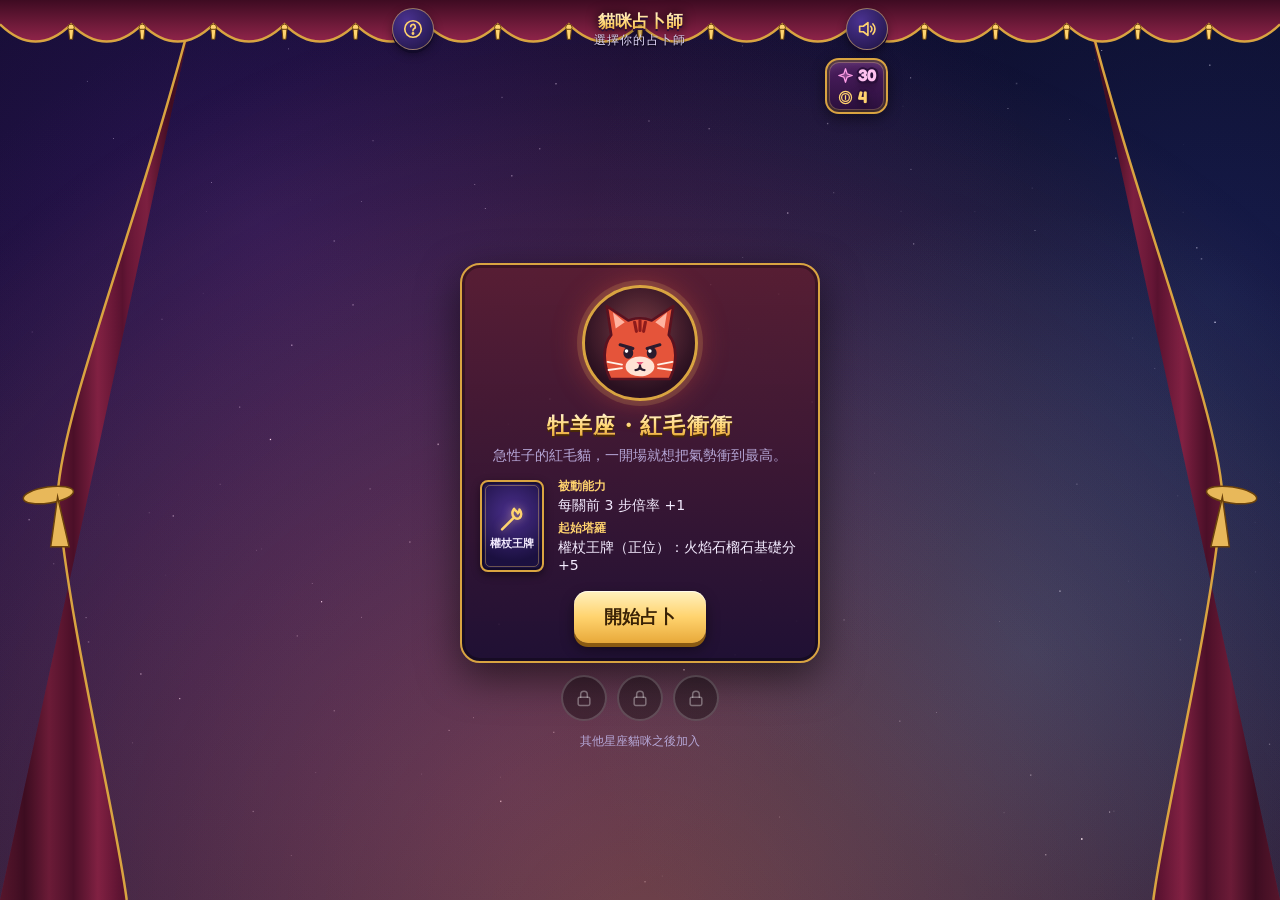
<file: index.html>
<!doctype html>
<html lang="zh-Hant">
  <head>
    <meta charset="utf-8" />
    <meta name="viewport" content="width=device-width, initial-scale=1, viewport-fit=cover, user-scalable=no" />
    <meta name="theme-color" content="#0b0820" />
    <meta name="apple-mobile-web-app-capable" content="yes" />
    <meta name="mobile-web-app-capable" content="yes" />
    <meta name="apple-mobile-web-app-status-bar-style" content="black-translucent" />
    <title>貓咪占卜師</title>
    <link id="favicon" rel="icon" />
    <link rel="preconnect" href="https://fonts.googleapis.com" />
    <link rel="preconnect" href="https://fonts.gstatic.com" crossorigin />
    <link rel="stylesheet" href="https://fonts.googleapis.com/css2?family=Fredoka:wght@500;600;700&display=swap" />
    <link rel="stylesheet" href="style.css" />
  </head>
  <body>
    <canvas id="stage" aria-hidden="true"></canvas>

    <main class="app">
      <header class="topbar">
        <button id="btn-help" type="button" class="icon-btn" aria-label="規則說明"></button>
        <div class="level">
          <div id="level-label" class="level-name"></div>
          <div id="level-sub" class="level-sub"></div>
        </div>
        <button id="btn-mute" type="button" class="icon-btn"></button>
      </header>

      <section class="hud" aria-label="狀態">
        <button id="customer-chip" type="button" class="customer-chip" aria-label="客人"><canvas id="customer-canvas"></canvas></button>
        <div id="score-card" class="panel score">
          <div class="score-line"><span id="stat-score">0</span><span class="of">/ <span id="stat-target">0</span></span></div>
          <div class="bar-wrap">
            <div class="bar"><div id="score-bar" class="bar-fill"></div></div>
            <span class="bar-star" data-s="1"></span><span class="bar-star" data-s="2"></span><span class="bar-star" data-s="3"></span>
          </div>
        </div>
        <div id="steps-card" class="steps-badge" aria-label="剩餘步數">
          <span id="stat-steps">0</span>
          <small>步</small>
        </div>
        <div id="gold-card" class="panel res-panel" aria-label="星光與金幣">
          <div id="light-row" class="res-row light" title="星光：沒達標會扣，歸零就結束"><span id="light-icon" class="res-icon"></span><span id="stat-light">0</span></div>
          <div class="res-row gold"><span id="gold-icon" class="res-icon"></span><span id="stat-gold">0</span></div>
        </div>
        <div id="customer-bubble" class="customer-bubble" hidden><strong id="customer-name"></strong><span id="customer-line"></span></div>
      </section>

      <!-- 開場：選角 -->
      <section id="intro" class="screen intro" hidden aria-label="選擇角色">
        <div class="hero-card">
          <div id="intro-portrait" class="portrait-frame"></div>
          <h2 id="intro-name" class="title-text"></h2>
          <p id="intro-text" class="intro-text"></p>
          <div class="intro-row">
            <div id="intro-card" class="intro-start-card"></div>
            <dl class="intro-info">
              <dt>被動能力</dt>
              <dd id="intro-passive"></dd>
              <dt>起始塔羅</dt>
              <dd id="intro-card-desc"></dd>
            </dl>
          </div>
          <button id="btn-start" type="button" class="btn btn-gold btn-big">開始占卜</button>
        </div>
        <div class="locked-row" aria-label="尚未解鎖的角色">
          <span class="locked"></span><span class="locked"></span><span class="locked"></span>
        </div>
        <p class="muted-note">其他星座貓咪之後加入</p>
      </section>

      <!-- 關卡 -->
      <section id="play" class="screen play" hidden>
        <div class="info-row">
          <button id="commission" type="button" class="commission" hidden></button>
          <p id="step-info" class="step-info"></p>
          <div id="preview" class="preview" hidden></div>
        </div>

        <div class="board-area">
          <div class="board-wrap">
            <div id="board" class="board" role="application" aria-label="三消盤面"></div>
            <div id="overtime" class="overtime" hidden>
              <div class="overtime-card">
                <h3>步數用完了</h3>
                <p id="overtime-text"></p>
                <div class="overtime-actions">
                  <button id="btn-overtime" type="button" class="btn btn-gold"></button>
                  <button id="btn-overtime-end" type="button" class="btn btn-dark">結束這關</button>
                </div>
              </div>
            </div>
            <div id="result" class="result" hidden>
              <div class="result-card">
                <div class="ribbon"><h2 id="result-title"></h2></div>
                <div id="result-stars" class="result-stars"></div>
                <dl class="result-stats">
                  <div><dt>得分</dt><dd id="result-score"></dd></div>
                  <div><dt>目標</dt><dd id="result-target"></dd></div>
                  <div><dt>剩餘步數</dt><dd id="result-steps"></dd></div>
                  <div><dt>最高連鎖</dt><dd id="result-chain"></dd></div>
                </dl>
                <ul id="result-reward" class="reward"></ul>
                <p id="result-note" class="result-note"></p>
                <div id="run-summary" class="run-summary" hidden>
                  <p id="sum-result" class="sum-result"></p>
                  <dl class="result-stats three">
                    <div><dt>總分</dt><dd id="sum-total"></dd></div>
                    <div><dt>最佳一步</dt><dd id="sum-step"></dd></div>
                    <div><dt>最高連鎖</dt><dd id="sum-chain"></dd></div>
                  </dl>
                  <div id="sum-cards" class="mini-hand"></div>
                  <div class="sum-actions">
                    <button id="btn-share" type="button" class="btn btn-dark btn-small"></button>
                    <a id="btn-feedback" class="btn btn-dark btn-small" target="_blank" rel="noopener"></a>
                  </div>
                </div>
                <button id="btn-result-main" type="button" class="btn btn-gold btn-big"></button>
              </div>
            </div>
          </div>
        </div>

        <div class="hand-area">
          <p id="card-detail" class="card-detail" hidden></p>
          <div id="hand" class="hand" aria-label="手牌"></div>
        </div>

        <nav class="skills" aria-label="技能">
          <button id="btn-magic" type="button" class="skill" hidden></button>
          <button id="btn-tower" type="button" class="skill" hidden></button>
          <button id="btn-requeue" type="button" class="skill" hidden></button>
          <button id="btn-finish" type="button" class="skill skill-finish" hidden></button>
          <button id="btn-shuffle" type="button" class="skill skill-main"></button>
          <button id="btn-restart" type="button" class="skill skill-small" aria-label="重新開始"></button>
        </nav>
      </section>

      <!-- 占卜室（商店） -->
      <section id="shop" class="screen shop" hidden aria-label="占卜室">
        <div class="shop-head">
          <span id="shop-icon" class="shop-icon"></span>
          <h2 id="shop-title" class="title-text">占卜室</h2>
        </div>
        <p id="shop-sub" class="shop-sub"></p>
        <div id="offers" class="offers"></div>
        <div class="shop-actions">
          <button id="btn-reroll" type="button" class="btn btn-dark"></button>
          <button id="btn-leave" type="button" class="btn btn-gold"></button>
        </div>
        <div class="shop-hand-box">
          <div class="shop-hand-title">手牌（點牌上的 × 可以棄牌）</div>
          <div id="shop-hand" class="hand"></div>
          <p id="shop-perks" class="shop-perks"></p>
        </div>
        <p id="shop-hint" class="shop-hint"></p>
      </section>

      <!-- 星盤：選下一顆星 -->
      <section id="mapscreen" class="screen mapscreen" hidden aria-label="星盤">
        <div class="map-title">
          <div id="map-progress" class="map-progress"></div>
        </div>
        <div id="map-area" class="map-area">
          <canvas id="map-lines" class="map-lines" aria-hidden="true"></canvas>
          <div id="starmap" class="starmap"></div>
        </div>
        <section id="map-panel" class="map-panel" aria-live="polite"></section>
      </section>

      <!-- 星光冥想：休息，選一個強化 -->
      <section id="rest" class="screen choice-screen" hidden aria-label="星光冥想">
        <div class="choice-head">
          <span id="rest-icon" class="choice-icon"></span>
          <h2 class="title-text">星光冥想</h2>
        </div>
        <p class="choice-sub">靜下心來，從下面選一個強化。</p>
        <div id="rest-options" class="choice-options"></div>
        <div id="rest-pick" class="choice-pick" hidden></div>
        <p id="rest-result" class="choice-result" hidden></p>
        <button id="btn-rest-leave" type="button" class="btn btn-dark"></button>
      </section>

      <!-- 命運之泉：占卜事件 -->
      <section id="event" class="screen choice-screen" hidden aria-label="命運之泉">
        <div class="choice-head">
          <span id="event-icon" class="choice-icon"></span>
          <h2 id="event-title" class="title-text"></h2>
        </div>
        <p id="event-text" class="choice-sub"></p>
        <div id="event-options" class="choice-options"></div>
        <div id="event-pick" class="choice-pick" hidden></div>
        <p id="event-result" class="choice-result" hidden></p>
        <button id="btn-event-leave" type="button" class="btn btn-gold" hidden>回到星盤</button>
      </section>
    </main>

    <!-- 規則說明 -->
    <div id="help" class="modal" hidden role="dialog" aria-modal="true" aria-labelledby="help-title">
      <div class="modal-card help-card">
        <button id="btn-help-close" type="button" class="icon-btn modal-close" aria-label="關閉"></button>
        <div class="modal-body">
        <h2 id="help-title" class="title-text">占卜規則</h2>
        <ul class="rules">
          <li>滑動水晶，或先點一顆再點旁邊那顆來交換。三顆同色連成一線就會消除。</li>
          <li>得分 =（水晶分數 + 形狀加值）× 連鎖倍率。4 連、5 連、L 形、T 形有加值，連鎖越多層倍率越高。</li>
          <li>一局走一張星盤：每步選一顆相鄰的星，最上面最亮的是 Boss。路上有客人、占卜室、命運之泉、星光冥想等。</li>
          <li>每關依分數給星：目標的 60% 一顆星、達到目標兩顆星（過關）、1.5 倍三顆星（完美，回 1 點星光）。</li>
          <li>沒達標不會直接結束，而是扣「星光」，差越多扣越多；星光歸零整局才結束。步數用完時可以花 2 點星光「加時占卜」多走一步。</li>
          <li>每位客人還會帶一個「委託」（收集某色水晶、做出特殊水晶、打出連鎖、單一步拿高分等），進度顯示在盤面上方。完成就多拿 4 金幣、回 2 點星光，就算分數沒達標也算數。</li>
          <li>達標後可以繼續衝三星，也可以按「收工」把剩下的步數換成金幣。</li>
          <li>塔羅牌最多 5 張，點一下可以看效果。逆位比較強，但有代價。</li>
          <li>4 連、L 形、T 形、5 連會生出特殊水晶，再消掉它就會引爆，詳見下方圖鑑。</li>
        </ul>
        <button id="btn-tutorial" type="button" class="btn btn-dark btn-tutorial">重看新手引導</button>
        <div id="codex" class="codex"></div>
        <p id="help-perks" class="help-perks"></p>
        <p class="meta"><span id="version"></span> · 種子 <span id="seed"></span> · <a href="demo/board.html">Canvas 試作頁</a> · <a href="demo/customers.html">客人試作頁</a> · <a href="demo/map.html">星盤試作頁</a></p>
        </div>
      </div>
    </div>

    <!-- 音量：點右上角喇叭打開 -->
    <div id="volume" class="popover" hidden role="dialog" aria-label="音量設定">
      <div class="popover-card">
        <div class="popover-title">音量</div>
        <label class="vol-row">
          <span id="vol-ic-music" class="vol-ic"></span>
          <span class="vol-name">音樂</span>
          <input id="vol-music" type="range" min="0" max="100" step="5" />
          <span id="vol-music-val" class="vol-val"></span>
        </label>
        <label class="vol-row">
          <span id="vol-ic-sfx" class="vol-ic"></span>
          <span class="vol-name">音效</span>
          <input id="vol-sfx" type="range" min="0" max="100" step="5" />
          <span id="vol-sfx-val" class="vol-val"></span>
        </label>
        <button id="btn-mute-all" type="button" class="btn btn-dark btn-small"></button>
      </div>
    </div>

    <!-- 新方塊介紹：第一次出現時跳出 -->
    <!-- 新手引導：聚光燈 + 說明卡 -->
    <div id="coach" class="coach" hidden>
      <div class="coach-spot"></div>
      <div class="coach-card" role="dialog" aria-live="polite">
        <p class="coach-text"></p>
        <p class="coach-next">點一下繼續</p>
      </div>
    </div>

    <div id="newkind" class="modal" hidden role="dialog" aria-modal="true" aria-labelledby="newkind-name">
      <div class="modal-card newkind-card">
        <div class="newkind-tag">新方塊</div>
        <img id="newkind-img" class="newkind-img" alt="" />
        <h2 id="newkind-name" class="title-text"></h2>
        <p id="newkind-how" class="newkind-how"></p>
        <p id="newkind-desc" class="newkind-desc"></p>
        <div id="newkind-recipe" class="recipe"></div>
        <button id="btn-newkind" type="button" class="btn btn-gold btn-big">知道了</button>
      </div>
    </div>

    <script type="module" src="src/main.js"></script>
  </body>
</html>
</file>
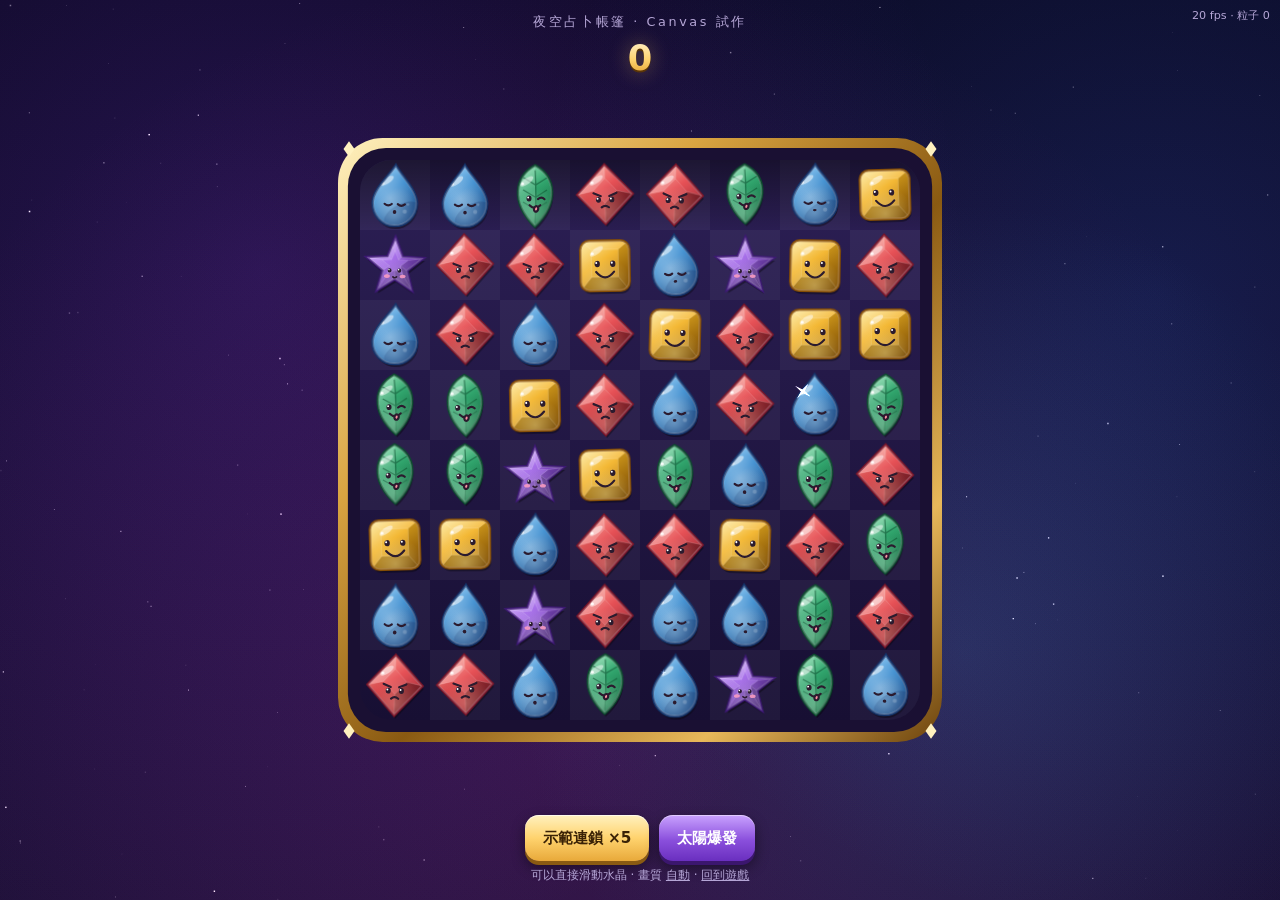
<file: demo/board.html>
<!doctype html>
<html lang="zh-Hant">
  <head>
    <meta charset="utf-8" />
    <meta name="viewport" content="width=device-width, initial-scale=1, viewport-fit=cover, user-scalable=no" />
    <meta name="theme-color" content="#0b0820" />
    <title>Canvas 試作 · 貓咪占卜師</title>
    <style>
      :root {
        --gold: #ffd36e;
        --gold-dark: #8a5a12;
        --text: #f4ecff;
        --muted: #b5a6d6;
      }
      * {
        box-sizing: border-box;
      }
      html,
      body {
        margin: 0;
        height: 100%;
        overflow: hidden;
        background: #0b0820;
        color: var(--text);
        font-family: system-ui, -apple-system, 'Segoe UI', 'Noto Sans TC', 'PingFang TC', 'Microsoft JhengHei', sans-serif;
        touch-action: none;
        user-select: none;
        -webkit-user-select: none;
        -webkit-tap-highlight-color: transparent;
        overscroll-behavior: none;
      }
      canvas {
        position: fixed;
        inset: 0;
        width: 100%;
        height: 100%;
        display: block;
      }
      .top,
      .bottom {
        position: fixed;
        left: 0;
        right: 0;
        display: flex;
        flex-direction: column;
        align-items: center;
        gap: 6px;
        padding: 0 16px;
        pointer-events: none;
      }
      .top {
        top: max(14px, env(safe-area-inset-top));
      }
      .bottom {
        bottom: max(16px, env(safe-area-inset-bottom));
      }
      .title {
        font-size: 0.8rem;
        letter-spacing: 0.2em;
        color: var(--muted);
      }
      .score {
        font-size: 2.2rem;
        font-weight: 900;
        font-variant-numeric: tabular-nums;
        background: linear-gradient(180deg, #fff6d8, var(--gold) 55%, #e09a2a);
        -webkit-background-clip: text;
        background-clip: text;
        color: transparent;
        filter: drop-shadow(0 2px 0 #5a3508) drop-shadow(0 0 10px rgba(255, 200, 90, 0.35));
      }
      .score.bump {
        animation: bump 240ms ease-out;
      }
      @keyframes bump {
        40% {
          transform: scale(1.18);
        }
      }
      .row {
        display: flex;
        flex-wrap: wrap;
        justify-content: center;
        gap: 10px;
        pointer-events: auto;
      }
      button,
      a.btn {
        font: inherit;
        font-weight: 800;
        font-size: 0.95rem;
        color: #3a2206;
        background: linear-gradient(180deg, #fff1bf, var(--gold) 50%, #e8a93a);
        border: 0;
        border-radius: 14px;
        padding: 11px 18px;
        min-height: 46px;
        box-shadow: 0 4px 0 var(--gold-dark), 0 6px 14px rgba(0, 0, 0, 0.45), inset 0 1px 0 rgba(255, 255, 255, 0.7);
        cursor: pointer;
        text-decoration: none;
        display: inline-flex;
        align-items: center;
        transition: transform 80ms ease, box-shadow 80ms ease;
      }
      button:active,
      a.btn:active {
        transform: translateY(3px);
        box-shadow: 0 1px 0 var(--gold-dark), 0 3px 8px rgba(0, 0, 0, 0.45), inset 0 1px 0 rgba(255, 255, 255, 0.7);
      }
      button.violet {
        color: #fff;
        background: linear-gradient(180deg, #c9a2ff, #8a4fdc 55%, #6a2fbf);
        box-shadow: 0 4px 0 #3b166e, 0 6px 14px rgba(0, 0, 0, 0.45), inset 0 1px 0 rgba(255, 255, 255, 0.45);
      }
      button.violet:active {
        box-shadow: 0 1px 0 #3b166e, 0 3px 8px rgba(0, 0, 0, 0.45);
      }
      button:disabled {
        filter: grayscale(0.7) brightness(0.7);
      }
      .small {
        font-size: 0.75rem;
        color: var(--muted);
        pointer-events: auto;
      }
      .small a {
        color: var(--muted);
      }
      #fps {
        position: fixed;
        top: max(8px, env(safe-area-inset-top));
        right: 10px;
        font-size: 0.7rem;
        color: var(--muted);
        font-variant-numeric: tabular-nums;
      }
    </style>
  </head>
  <body>
    <canvas id="stage"></canvas>
    <div class="top">
      <div class="title">夜空占卜帳篷 · Canvas 試作</div>
      <div id="score" class="score">0</div>
    </div>
    <div id="fps"></div>
    <div class="bottom">
      <div class="row">
        <button id="btn-chain" type="button">示範連鎖 ×5</button>
        <button id="btn-sun" type="button" class="violet">太陽爆發</button>
      </div>
      <div class="small">可以直接滑動水晶 · 畫質 <a href="#" id="btn-quality">自動</a> · <a href="../">回到遊戲</a></div>
    </div>
    <script type="module" src="board.js"></script>
  </body>
</html>
</file>
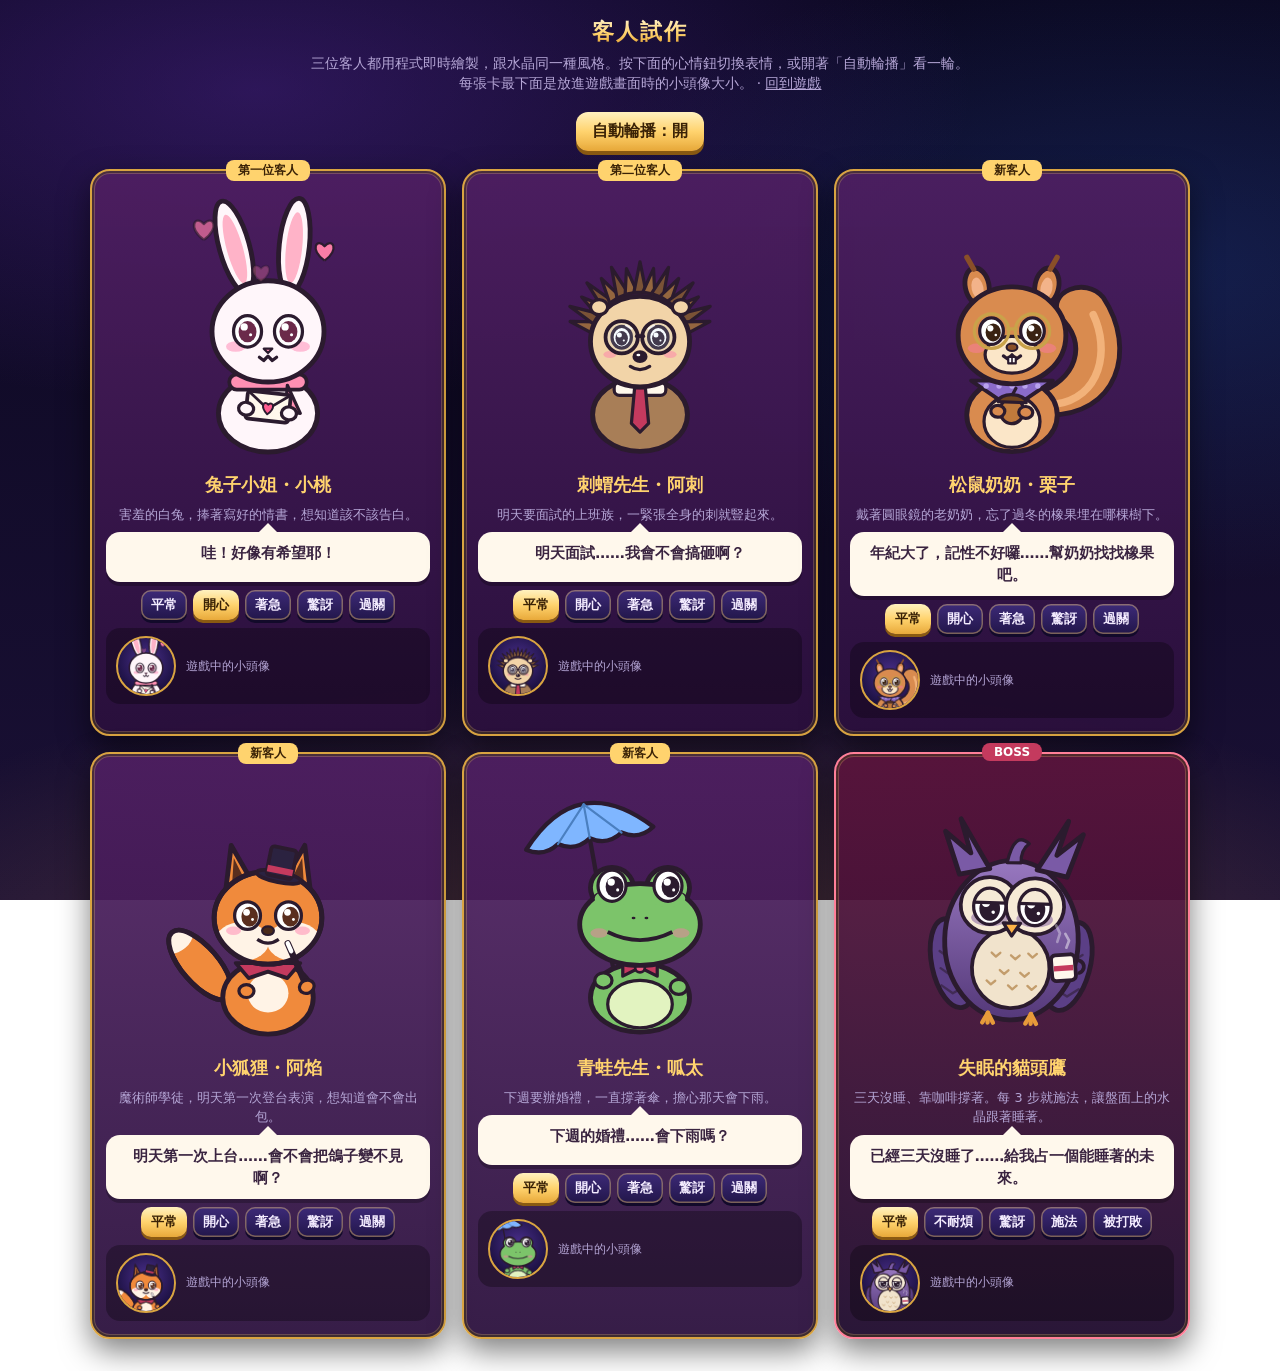
<file: demo/customers.html>
<!doctype html>
<html lang="zh-Hant">
  <head>
    <meta charset="utf-8" />
    <meta name="viewport" content="width=device-width, initial-scale=1, viewport-fit=cover" />
    <meta name="theme-color" content="#0b0820" />
    <title>客人試作 · 貓咪占卜師</title>
    <link rel="preconnect" href="https://fonts.googleapis.com" />
    <link rel="preconnect" href="https://fonts.gstatic.com" crossorigin />
    <link rel="stylesheet" href="https://fonts.googleapis.com/css2?family=Fredoka:wght@500;700&display=swap" />
    <style>
      :root {
        --gold: #ffd36e;
        --gold-mid: #d9a441;
        --gold-dark: #8a5a12;
        --text: #f4ecff;
        --muted: #b5a6d6;
      }
      * {
        box-sizing: border-box;
      }
      body {
        margin: 0;
        min-height: 100vh;
        color: var(--text);
        font-family: system-ui, -apple-system, 'Segoe UI', 'Noto Sans TC', 'PingFang TC', 'Microsoft JhengHei', sans-serif;
        background:
          radial-gradient(120% 60% at 50% 110%, rgba(255, 170, 80, 0.25), transparent 60%),
          radial-gradient(80% 50% at 20% 10%, rgba(106, 47, 191, 0.35), transparent 70%),
          radial-gradient(70% 50% at 90% 30%, rgba(31, 79, 168, 0.3), transparent 70%),
          linear-gradient(180deg, #0b0820, #1a1035);
        background-attachment: fixed;
        padding: max(16px, env(safe-area-inset-top)) 16px 32px;
      }
      header {
        text-align: center;
        margin-bottom: 18px;
      }
      h1 {
        margin: 0;
        font-size: 1.4rem;
        letter-spacing: 0.08em;
        background: linear-gradient(180deg, #fff6d8, var(--gold) 55%, #e09a2a);
        -webkit-background-clip: text;
        background-clip: text;
        color: transparent;
      }
      header p {
        margin: 6px 0 0;
        font-size: 0.85rem;
        color: var(--muted);
        line-height: 1.5;
      }
      header a {
        color: var(--muted);
      }
      .grid {
        display: grid;
        grid-template-columns: repeat(auto-fit, minmax(300px, 1fr));
        gap: 16px;
        max-width: 1100px;
        margin: 0 auto;
      }
      .card {
        position: relative;
        padding: 14px 14px 16px;
        border-radius: 20px;
        border: 2px solid var(--gold-mid);
        background: linear-gradient(180deg, rgba(79, 31, 98, 0.92), rgba(42, 15, 60, 0.94));
        box-shadow: inset 0 0 0 2px rgba(0, 0, 0, 0.4), inset 0 0 0 3px rgba(255, 211, 110, 0.25), 0 12px 30px rgba(0, 0, 0, 0.5);
        display: flex;
        flex-direction: column;
        align-items: center;
        gap: 8px;
      }
      .card.boss {
        border-color: #ff7f98;
        background: linear-gradient(180deg, rgba(90, 20, 60, 0.94), rgba(30, 10, 45, 0.95));
      }
      .tag {
        position: absolute;
        top: -11px;
        left: 50%;
        transform: translateX(-50%);
        padding: 2px 12px;
        border-radius: 8px;
        font-size: 0.75rem;
        font-weight: 800;
        white-space: nowrap;
        color: #3a2206;
        background: var(--gold);
      }
      .card.boss .tag {
        color: #fff;
        background: #c43a5e;
      }
      .stage {
        position: relative;
        width: 100%;
        max-width: 280px;
        aspect-ratio: 1;
      }
      .stage canvas {
        width: 100%;
        height: 100%;
        display: block;
      }
      .bubble {
        position: relative;
        width: 100%;
        min-height: 3.4em;
        padding: 10px 14px;
        border-radius: 14px;
        background: #fff8ec;
        color: #3a2440;
        font-size: 0.92rem;
        font-weight: 600;
        line-height: 1.5;
        text-align: center;
        box-shadow: 0 4px 0 rgba(0, 0, 0, 0.25);
      }
      .bubble::before {
        content: '';
        position: absolute;
        top: -9px;
        left: 50%;
        transform: translateX(-50%);
        border: 10px solid transparent;
        border-top: 0;
        border-bottom-color: #fff8ec;
      }
      .bubble.pop {
        animation: pop 260ms cubic-bezier(0.2, 1.5, 0.4, 1);
      }
      @keyframes pop {
        from {
          transform: scale(0.85);
        }
      }
      .name {
        font-weight: 900;
        font-size: 1.1rem;
        color: var(--gold);
      }
      .desc {
        margin: 0;
        font-size: 0.8rem;
        color: var(--muted);
        text-align: center;
        line-height: 1.5;
      }
      .moods {
        display: flex;
        flex-wrap: wrap;
        justify-content: center;
        gap: 6px;
      }
      .moods button {
        font: inherit;
        font-size: 0.82rem;
        font-weight: 700;
        padding: 6px 10px;
        border-radius: 10px;
        border: 0;
        cursor: pointer;
        color: var(--text);
        background: linear-gradient(180deg, #3d2a78, #22164a);
        box-shadow: 0 3px 0 #120a2a, inset 0 0 0 1.5px rgba(255, 211, 110, 0.4);
      }
      .moods button.on {
        color: #3a2206;
        background: linear-gradient(180deg, #fff1bf, var(--gold) 50%, #e8a93a);
        box-shadow: 0 3px 0 var(--gold-dark);
      }
      .mini {
        display: flex;
        align-items: center;
        gap: 10px;
        width: 100%;
        padding: 8px 10px;
        border-radius: 14px;
        background: rgba(0, 0, 0, 0.3);
        font-size: 0.75rem;
        color: var(--muted);
      }
      .mini canvas {
        width: 60px;
        height: 60px;
        flex: none;
        border-radius: 50%;
        border: 2.5px solid var(--gold-mid);
        background: radial-gradient(circle at 50% 40%, #4a2f8c, #1b1040 75%);
      }
      .toolbar {
        display: flex;
        justify-content: center;
        gap: 10px;
        margin-bottom: 18px;
      }
      .toolbar button {
        font: inherit;
        font-weight: 800;
        padding: 9px 16px;
        border-radius: 12px;
        border: 0;
        cursor: pointer;
        color: #3a2206;
        background: linear-gradient(180deg, #fff1bf, var(--gold) 50%, #e8a93a);
        box-shadow: 0 4px 0 var(--gold-dark);
      }
    </style>
  </head>
  <body>
    <header>
      <h1>客人試作</h1>
      <p>三位客人都用程式即時繪製，跟水晶同一種風格。按下面的心情鈕切換表情，或開著「自動輪播」看一輪。<br />每張卡最下面是放進遊戲畫面時的小頭像大小。 · <a href="../">回到遊戲</a></p>
    </header>
    <div class="toolbar"><button id="btn-auto" type="button">自動輪播：開</button></div>
    <main id="grid" class="grid"></main>
    <script type="module" src="customers.js"></script>
  </body>
</html>
</file>
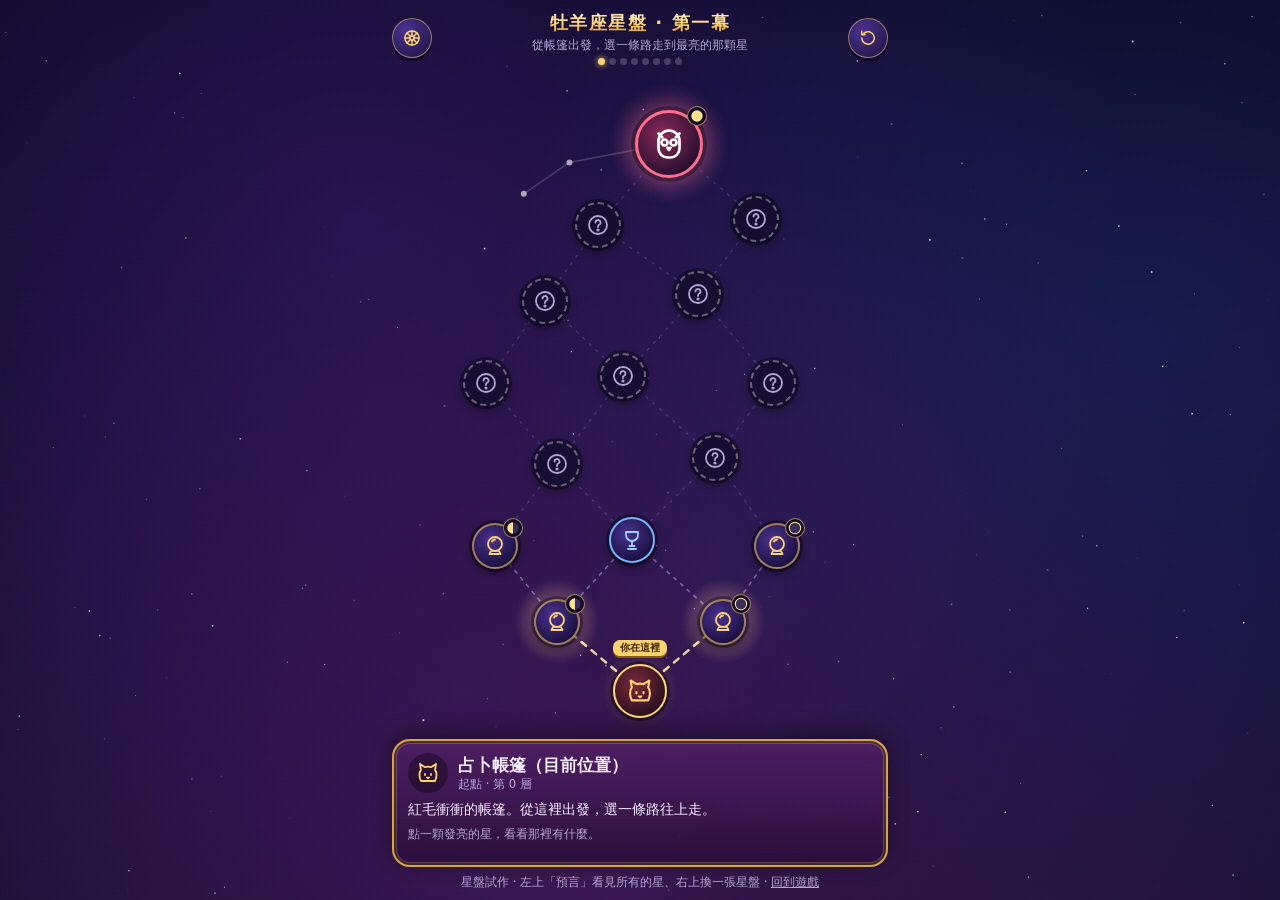
<file: demo/map.html>
<!doctype html>
<html lang="zh-Hant">
  <head>
    <meta charset="utf-8" />
    <meta name="viewport" content="width=device-width, initial-scale=1, viewport-fit=cover, user-scalable=no" />
    <meta name="theme-color" content="#0b0820" />
    <title>星盤試作 · 貓咪占卜師</title>
    <link rel="preconnect" href="https://fonts.googleapis.com" />
    <link rel="preconnect" href="https://fonts.gstatic.com" crossorigin />
    <link rel="stylesheet" href="https://fonts.googleapis.com/css2?family=Fredoka:wght@500;700&display=swap" />
    <style>
      :root {
        --gold: #ffd36e;
        --gold-mid: #d9a441;
        --gold-dark: #8a5a12;
        --gold-deep: #3a2206;
        --rose: #ff6e8c;
        --text: #f4ecff;
        --muted: #b5a6d6;
      }
      * {
        box-sizing: border-box;
      }
      [hidden] {
        display: none !important;
      }
      html,
      body {
        margin: 0;
        height: 100%;
        overflow: hidden;
        background: #0b0820;
        color: var(--text);
        font-family: system-ui, -apple-system, 'Segoe UI', 'Noto Sans TC', 'PingFang TC', 'Microsoft JhengHei', sans-serif;
        user-select: none;
        -webkit-user-select: none;
        -webkit-tap-highlight-color: transparent;
        overscroll-behavior: none;
      }
      #sky {
        position: fixed;
        inset: 0;
        width: 100%;
        height: 100%;
      }
      .app {
        position: relative;
        height: 100dvh;
        max-width: 520px;
        margin: 0 auto;
        padding: max(10px, env(safe-area-inset-top)) 12px max(10px, env(safe-area-inset-bottom));
        display: flex;
        flex-direction: column;
        gap: 8px;
      }
      .ic {
        width: 1.4em;
        height: 1.4em;
        display: block;
      }
      header {
        display: flex;
        align-items: center;
        gap: 10px;
      }
      .title {
        flex: 1;
        text-align: center;
      }
      .title h1 {
        margin: 0;
        font-size: 1.15rem;
        font-weight: 900;
        letter-spacing: 0.08em;
        background: linear-gradient(180deg, #fff6d8, var(--gold) 55%, #e09a2a);
        -webkit-background-clip: text;
        background-clip: text;
        color: transparent;
      }
      .title p {
        margin: 2px 0 0;
        font-size: 0.75rem;
        color: var(--muted);
      }
      .icon-btn {
        width: 40px;
        height: 40px;
        flex: none;
        display: grid;
        place-items: center;
        padding: 0;
        border: 1.5px solid rgba(255, 211, 110, 0.5);
        border-radius: 50%;
        background: radial-gradient(circle at 35% 30%, #4a3290, #1d1240);
        color: var(--gold);
        cursor: pointer;
        box-shadow: 0 3px 0 #120a2a;
      }
      .icon-btn .ic {
        width: 20px;
        height: 20px;
      }
      .icon-btn.on {
        background: radial-gradient(circle at 35% 30%, #fff1bf, var(--gold) 60%, #e8a93a);
        color: var(--gold-deep);
      }
      .map-area {
        flex: 1;
        min-height: 0;
        padding: 30px 0 6px; /* Boss 星比較大，上方留空間給它的光暈與徽章 */
        display: flex;
        align-items: center;
        justify-content: center;
      }
      .map {
        position: relative;
      }
      /* 星星節點 */
      .node {
        position: absolute;
        width: 46px;
        height: 46px;
        margin: -23px 0 0 -23px;
        padding: 0;
        display: grid;
        place-items: center;
        border-radius: 50%;
        border: 2px solid rgba(255, 211, 110, 0.55);
        background: radial-gradient(circle at 40% 35%, #4a3290, #1b1040 75%);
        color: var(--gold);
        cursor: pointer;
        box-shadow: 0 0 0 3px rgba(0, 0, 0, 0.35), 0 4px 10px rgba(0, 0, 0, 0.45);
        transition: transform 160ms ease, opacity 200ms ease, filter 200ms ease;
      }
      .node .ic {
        width: 24px;
        height: 24px;
      }
      .node.elite {
        border-color: var(--rose);
        color: #ffb3c2;
        background: radial-gradient(circle at 40% 35%, #6a2350, #1d0f30 75%);
      }
      .node.shop {
        color: #8ff0d8;
        border-color: #4fd1b5;
      }
      .node.fountain {
        color: #9fd0ff;
        border-color: #6fb6ff;
      }
      .node.rest {
        color: #e2c6ff;
        border-color: #b48cff;
      }
      .node.meteor {
        color: #fff2a8;
        border-color: #ffe28a;
      }
      .node.boss {
        width: 68px;
        height: 68px;
        margin: -34px 0 0 -34px;
        border: 3px solid var(--rose);
        color: #fff;
        background: radial-gradient(circle at 40% 35%, #8a2a5a, #2a0f30 75%);
        box-shadow: 0 0 0 4px rgba(0, 0, 0, 0.35), 0 0 26px rgba(255, 110, 140, 0.6);
      }
      .node.boss .ic {
        width: 36px;
        height: 36px;
      }
      .node.start {
        width: 54px;
        height: 54px;
        margin: -27px 0 0 -27px;
        border-color: var(--gold);
        background: radial-gradient(circle at 40% 35%, #7a2a3a, #2a1020 75%);
      }
      .node.start .ic {
        width: 28px;
        height: 28px;
      }
      .node.hidden {
        color: var(--muted);
        border: 2px dashed rgba(255, 255, 255, 0.35);
        background: rgba(20, 12, 45, 0.85);
      }
      .node.far {
        opacity: 0.38;
        filter: grayscale(0.6);
      }
      .node.visited {
        border-color: var(--gold);
        background: radial-gradient(circle at 40% 35%, #fff1bf, var(--gold) 55%, #c9871f);
        color: var(--gold-deep);
      }
      .node.choice {
        animation: pulse 1.1s ease-in-out infinite;
      }
      .node.selected {
        transform: scale(1.18);
        outline: 3px solid #fff;
        outline-offset: 3px;
      }
      @keyframes pulse {
        50% {
          box-shadow: 0 0 0 3px rgba(0, 0, 0, 0.35), 0 0 0 8px rgba(255, 211, 110, 0.35), 0 0 22px rgba(255, 211, 110, 0.75);
        }
      }
      /* 月相小徽章 */
      .moon {
        position: absolute;
        right: -7px;
        top: -7px;
        width: 20px;
        height: 20px;
        border-radius: 50%;
        background: #120a2a;
        border: 1.5px solid rgba(255, 211, 110, 0.6);
        display: grid;
        place-items: center;
      }
      .moon svg {
        width: 14px;
        height: 14px;
        display: block;
      }
      .here {
        position: absolute;
        left: 50%;
        top: -26px;
        transform: translateX(-50%);
        padding: 1px 7px;
        border-radius: 7px;
        font-size: 0.65rem;
        font-weight: 800;
        white-space: nowrap;
        color: var(--gold-deep);
        background: var(--gold);
        box-shadow: 0 2px 0 var(--gold-dark);
      }
      /* 下方資訊面板 */
      .panel {
        flex: none;
        min-height: 128px;
        padding: 12px 14px;
        border-radius: 18px;
        border: 2px solid var(--gold-mid);
        background: linear-gradient(180deg, rgba(79, 31, 98, 0.95), rgba(42, 15, 60, 0.96));
        box-shadow: inset 0 0 0 2px rgba(0, 0, 0, 0.4), inset 0 0 0 3px rgba(255, 211, 110, 0.25), 0 -6px 20px rgba(0, 0, 0, 0.4);
        display: flex;
        flex-direction: column;
        gap: 6px;
      }
      .panel-head {
        display: flex;
        align-items: center;
        gap: 10px;
      }
      .panel-ic {
        width: 40px;
        height: 40px;
        flex: none;
        display: grid;
        place-items: center;
        border-radius: 50%;
        background: rgba(0, 0, 0, 0.35);
        color: var(--gold);
      }
      .panel-ic .ic {
        width: 24px;
        height: 24px;
      }
      .panel h2 {
        margin: 0;
        font-size: 1.05rem;
        font-weight: 900;
      }
      .panel .kind {
        font-size: 0.72rem;
        color: var(--muted);
      }
      .panel p {
        margin: 0;
        font-size: 0.86rem;
        line-height: 1.5;
      }
      .panel .moon-line {
        display: flex;
        align-items: flex-start;
        gap: 6px;
        padding: 6px 8px;
        border-radius: 10px;
        background: rgba(0, 0, 0, 0.3);
        font-size: 0.8rem;
        color: #e6dcff;
      }
      .panel .moon-line svg {
        width: 18px;
        height: 18px;
        flex: none;
        margin-top: 1px;
      }
      .go {
        align-self: flex-end;
        font: inherit;
        font-weight: 800;
        font-size: 0.95rem;
        padding: 9px 18px;
        border: 0;
        border-radius: 12px;
        cursor: pointer;
        color: var(--gold-deep);
        background: linear-gradient(180deg, #fff1bf, var(--gold) 50%, #e8a93a);
        box-shadow: 0 4px 0 var(--gold-dark);
      }
      .go:disabled {
        filter: grayscale(0.8) brightness(0.65);
      }
      .go:active:not(:disabled) {
        transform: translateY(3px);
        box-shadow: 0 1px 0 var(--gold-dark);
      }
      .progress {
        display: flex;
        justify-content: center;
        gap: 4px;
        margin-top: 4px;
      }
      .progress span {
        width: 7px;
        height: 7px;
        border-radius: 50%;
        background: rgba(255, 255, 255, 0.2);
      }
      .progress span.done {
        background: var(--gold);
        box-shadow: 0 0 6px var(--gold);
      }
      .finish {
        position: fixed;
        inset: 0;
        z-index: 10;
        display: flex;
        padding: 16px;
        background: rgba(5, 3, 15, 0.55);
      }
      .finish-card {
        margin: auto;
        max-width: 320px;
        padding: 20px 18px 16px;
        border-radius: 18px;
        text-align: center;
        border: 2px solid var(--gold-mid);
        background: linear-gradient(180deg, #55206a, #250c38);
        box-shadow: 0 14px 40px rgba(0, 0, 0, 0.6);
        animation: pop 320ms cubic-bezier(0.2, 1.4, 0.4, 1);
      }
      .finish-card h2 {
        margin: 0 0 6px;
        color: var(--gold);
      }
      .finish-card p {
        margin: 0 0 14px;
        font-size: 0.9rem;
        color: var(--muted);
        line-height: 1.5;
      }
      @keyframes pop {
        from {
          transform: scale(0.7);
          opacity: 0;
        }
      }
      .back {
        font-size: 0.72rem;
        color: var(--muted);
        text-align: center;
      }
      .back a {
        color: var(--muted);
      }
    </style>
  </head>
  <body>
    <canvas id="sky" aria-hidden="true"></canvas>
    <div class="app">
      <header>
        <button id="btn-reveal" type="button" class="icon-btn" aria-label="預言：看見所有的星"></button>
        <div class="title">
          <h1>牡羊座星盤 · 第一幕</h1>
          <p id="sub">從帳篷出發，選一條路走到最亮的那顆星</p>
          <div id="progress" class="progress"></div>
        </div>
        <button id="btn-new" type="button" class="icon-btn" aria-label="換一張星盤"></button>
      </header>
      <div id="map-area" class="map-area">
        <div id="map" class="map"></div>
      </div>
      <section id="panel" class="panel" aria-live="polite"></section>
      <div class="back">星盤試作 · 左上「預言」看見所有的星、右上換一張星盤 · <a href="../">回到遊戲</a></div>
    </div>
    <div id="finish" class="finish" hidden>
      <div class="finish-card">
        <h2>牡羊座完成！</h2>
        <p>你點亮了整個星座。正式版會在這裡進入下一幕的星座，或解鎖新的星座貓咪。</p>
        <button id="btn-again" type="button" class="go">再走一次</button>
      </div>
    </div>
    <script type="module" src="map.js"></script>
  </body>
</html>
</file>
<file: style.css>
/* 貓咪占卜師 · 夜空占卜帳篷風格
   背景、盤面與特效畫在 #stage（Canvas），這裡負責所有介面 */

:root {
  --bg: #0b0820;
  --panel-top: rgba(48, 32, 96, 0.88);
  --panel-bottom: rgba(20, 12, 48, 0.9);
  --gold: #ffd36e;
  --gold-mid: #d9a441;
  --gold-dark: #8a5a12;
  --gold-deep: #3a2206;
  --violet: #8a4fdc;
  --violet-dark: #3b166e;
  --rose: #ff6e8c;
  --text: #f4ecff;
  --muted: #b5a6d6;
  --radius: 14px;
  --font-num: 'Fredoka', system-ui, -apple-system, 'Noto Sans TC', 'PingFang TC', 'Microsoft JhengHei', sans-serif;
  --ink-outline: 0 2px 0 #2a0f3a, 2px 0 0 #2a0f3a, -2px 0 0 #2a0f3a, 0 -2px 0 #2a0f3a, 1.5px 1.5px 0 #2a0f3a, -1.5px 1.5px 0 #2a0f3a, 1.5px -1.5px 0 #2a0f3a, -1.5px -1.5px 0 #2a0f3a, 0 4px 8px rgba(0, 0, 0, 0.5);
  color-scheme: dark;
}

* {
  box-sizing: border-box;
}

[hidden] {
  display: none !important;
}

html,
body {
  margin: 0;
  height: 100%;
  overflow: hidden;
  background: var(--bg);
  color: var(--text);
  font-family: system-ui, -apple-system, 'Segoe UI', 'Noto Sans TC', 'PingFang TC', 'Microsoft JhengHei', sans-serif;
  touch-action: manipulation;
  user-select: none;
  -webkit-user-select: none;
  -webkit-tap-highlight-color: transparent;
  overscroll-behavior: none;
}

#stage {
  position: fixed;
  inset: 0;
  width: 100%;
  height: 100%;
  z-index: 0;
}

.app {
  position: relative;
  z-index: 1;
  height: 100dvh;
  max-width: 520px;
  margin: 0 auto;
  padding: max(8px, env(safe-area-inset-top)) 12px max(10px, env(safe-area-inset-bottom));
  display: flex;
  flex-direction: column;
  gap: 8px;
}

.ic {
  width: 1.4em;
  height: 1.4em;
  display: block;
  flex: none;
}

/* ---------- 共用元件 ---------- */

.panel {
  background: linear-gradient(180deg, #4f1f62, #2a0f3c);
  border: 2px solid var(--gold-mid);
  border-radius: var(--radius);
  box-shadow: inset 0 0 0 2px rgba(0, 0, 0, 0.4), inset 0 0 0 3px rgba(255, 211, 110, 0.28), inset 0 10px 14px -10px rgba(255, 255, 255, 0.25), 0 4px 14px rgba(0, 0, 0, 0.45);
}

.title-text {
  margin: 0;
  font-weight: 900;
  letter-spacing: 0.06em;
  background: linear-gradient(180deg, #fff6d8, var(--gold) 55%, #e09a2a);
  -webkit-background-clip: text;
  background-clip: text;
  color: transparent;
  filter: drop-shadow(0 2px 0 #4a2a06);
}

.btn {
  font: inherit;
  font-weight: 800;
  font-size: 1rem;
  border: 0;
  border-radius: 14px;
  padding: 11px 20px;
  min-height: 46px;
  display: inline-flex;
  align-items: center;
  justify-content: center;
  gap: 6px;
  text-decoration: none;
  cursor: pointer;
  transition: transform 80ms ease, box-shadow 80ms ease, filter 120ms ease;
}

.btn .ic {
  width: 1.2em;
  height: 1.2em;
}

.btn:active:not(:disabled) {
  transform: translateY(3px);
}

.btn:disabled {
  filter: grayscale(0.8) brightness(0.65);
  cursor: default;
}

.btn-gold {
  color: var(--gold-deep);
  background: linear-gradient(180deg, #fff1bf, var(--gold) 50%, #e8a93a);
  box-shadow: 0 4px 0 var(--gold-dark), 0 6px 14px rgba(0, 0, 0, 0.45), inset 0 1px 0 rgba(255, 255, 255, 0.7);
}

.btn-gold:active:not(:disabled) {
  box-shadow: 0 1px 0 var(--gold-dark), 0 3px 8px rgba(0, 0, 0, 0.45), inset 0 1px 0 rgba(255, 255, 255, 0.7);
}

.btn-dark {
  color: var(--text);
  background: linear-gradient(180deg, #3d2a78, #22164a);
  box-shadow: 0 4px 0 #120a2a, 0 6px 14px rgba(0, 0, 0, 0.4), inset 0 0 0 1.5px rgba(255, 211, 110, 0.45);
}

.btn-dark:active:not(:disabled) {
  box-shadow: 0 1px 0 #120a2a, inset 0 0 0 1.5px rgba(255, 211, 110, 0.45);
}

.btn-big {
  font-size: 1.1rem;
  padding: 13px 30px;
  min-height: 52px;
}

.btn-small {
  font-size: 0.85rem;
  padding: 8px 12px;
  min-height: 40px;
}

.icon-btn {
  width: 42px;
  height: 42px;
  flex: none;
  display: grid;
  place-items: center;
  border: 1.5px solid rgba(255, 211, 110, 0.5);
  border-radius: 50%;
  background: radial-gradient(circle at 35% 30%, #4a3290, #1d1240);
  color: var(--gold);
  box-shadow: 0 3px 0 #120a2a, 0 4px 10px rgba(0, 0, 0, 0.4);
  cursor: pointer;
  padding: 0;
}

.icon-btn .ic {
  width: 22px;
  height: 22px;
}

.icon-btn:active {
  transform: translateY(2px);
  box-shadow: 0 1px 0 #120a2a;
}

/* ---------- 上方列與 HUD ---------- */

.topbar {
  display: flex;
  align-items: center;
  gap: 8px;
}

.level {
  flex: 1;
  min-width: 0;
  text-align: center;
}

.level-name {
  font-weight: 900;
  font-size: 1.05rem;
  white-space: nowrap;
  overflow: hidden;
  text-overflow: ellipsis;
  background: linear-gradient(180deg, #fff6d8, var(--gold) 60%, #e09a2a);
  -webkit-background-clip: text;
  background-clip: text;
  color: transparent;
  filter: drop-shadow(0 2px 0 #2a0f3a) drop-shadow(0 0 6px rgba(0, 0, 0, 0.8));
}

.level-sub {
  font-size: 0.72rem;
  color: #e6dcff;
  text-shadow: 0 1px 2px #000;
  letter-spacing: 0.1em;
  min-height: 1em;
}

.level-sub.boss {
  color: #ff9eb5;
  font-weight: 700;
}

.hud {
  position: relative;
  display: grid;
  grid-template-columns: auto 1fr auto auto;
  align-items: center;
  gap: 8px;
}

.score {
  padding: 6px 12px 8px;
}

.score-line {
  display: flex;
  align-items: baseline;
  gap: 6px;
}

#stat-score {
  font-family: var(--font-num);
  font-size: 1.7rem;
  font-weight: 700;
  font-variant-numeric: tabular-nums;
  line-height: 1.1;
  color: #fff3c4;
  text-shadow: var(--ink-outline);
  display: inline-block;
}

.of {
  font-family: var(--font-num);
  color: var(--muted);
  font-size: 0.95rem;
  font-weight: 600;
}

.bar {
  height: 8px;
  margin-top: 4px;
  border-radius: 999px;
  background: rgba(0, 0, 0, 0.45);
  border: 1px solid rgba(255, 211, 110, 0.25);
  overflow: hidden;
}

.bar-fill {
  height: 100%;
  width: 0;
  border-radius: inherit;
  background: linear-gradient(90deg, #8a4fdc, #ff8fd8, var(--gold));
  box-shadow: 0 0 8px rgba(255, 200, 120, 0.6);
  transition: width 400ms ease;
}

.score.done .bar-fill {
  background: linear-gradient(90deg, #30a46c, #8be3a8);
}

.steps-badge {
  width: 62px;
  height: 62px;
  border-radius: 50%;
  display: flex;
  flex-direction: column;
  align-items: center;
  justify-content: center;
  background: radial-gradient(circle at 35% 28%, #8a3a9a, #3a1050 70%);
  border: 4px solid var(--gold-mid);
  box-shadow: inset 0 0 0 2px rgba(0, 0, 0, 0.4), inset 0 0 0 4px rgba(255, 211, 110, 0.3), 0 0 0 2px #6b420c, 0 4px 12px rgba(0, 0, 0, 0.5);
}

#stat-steps {
  font-family: var(--font-num);
  font-size: 1.75rem;
  font-weight: 700;
  line-height: 1;
  color: #fff;
  text-shadow: var(--ink-outline);
  font-variant-numeric: tabular-nums;
}

.steps-badge small {
  font-size: 0.62rem;
  color: var(--muted);
}

.steps-badge.low {
  border-color: var(--rose);
  animation: pulse 1s ease-in-out infinite;
}

.steps-badge.low #stat-steps {
  color: #ffb3c2;
}

@keyframes pulse {
  50% {
    box-shadow: inset 0 0 0 2px rgba(0, 0, 0, 0.35), 0 0 16px rgba(255, 110, 140, 0.8);
  }
}

.gold-panel {
  display: flex;
  align-items: center;
  gap: 5px;
  padding: 10px 12px;
  font-family: var(--font-num);
  font-weight: 700;
  font-size: 1.3rem;
  color: var(--gold);
  text-shadow: var(--ink-outline);
  font-variant-numeric: tabular-nums;
}

.gold-icon .ic {
  width: 20px;
  height: 20px;
}

.bump {
  animation: bump 260ms ease-out;
}

@keyframes bump {
  40% {
    transform: scale(1.28);
  }
}

/* 選角與占卜室不需要分數與步數，只留金幣 */
body.in-menu #score-card,
body.in-menu #steps-card,
body.in-menu #customer-chip,
body.in-menu #customer-bubble {
  display: none;
}

body.in-menu .hud {
  grid-template-columns: auto;
  justify-content: end;
}

/* ---------- 畫面容器 ---------- */

.screen {
  flex: 1;
  min-height: 0;
  display: flex;
  flex-direction: column;
}

.play {
  gap: 6px;
}

.info-row {
  min-height: 24px;
  display: flex;
  flex-direction: column;
  align-items: center;
  gap: 4px;
}

.step-info {
  margin: 0;
  font-size: 0.85rem;
  color: var(--muted);
  text-align: center;
  display: flex;
  align-items: center;
  justify-content: center;
  gap: 5px;
}

.step-info .ic {
  width: 16px;
  height: 16px;
  color: var(--gold);
}

.step-info.boss {
  color: #ffb3c2;
}

.step-info.boss .ic {
  color: #ff9eb5;
}

.preview {
  display: flex;
  align-items: center;
  gap: 1px;
  padding: 3px 8px;
  border-radius: 999px;
  background: rgba(0, 0, 0, 0.35);
  border: 1px solid rgba(255, 211, 110, 0.25);
}

.preview-label {
  font-size: 0.68rem;
  color: var(--muted);
  margin-right: 4px;
}

.preview img {
  width: 20px;
  height: 20px;
  display: block;
}

/* 盤面：Canvas 畫在 #board 的位置上，這裡只負責尺寸與點擊 */
.board-area {
  flex: 1;
  min-height: 0;
  container-type: size;
  display: flex;
  align-items: center;
  justify-content: center;
}

.board-wrap {
  position: relative;
  width: min(100cqw, 100cqh);
  aspect-ratio: 1;
  padding: 3.8%;
}

.board {
  width: 100%;
  aspect-ratio: 1;
  touch-action: none;
  cursor: pointer;
}

/* ---------- 結算 ---------- */

.result {
  position: absolute;
  inset: -6px;
  z-index: 5;
  display: flex;
  overflow-y: auto;
  padding: 22px 8px 8px;
  border-radius: 20px;
  background: rgba(8, 5, 22, 0.6);
  backdrop-filter: blur(2px);
  -webkit-backdrop-filter: blur(2px);
  animation: fade-in 250ms ease;
}

.result-card {
  position: relative;
  margin: auto;
  width: min(100%, 320px);
  padding: 28px 16px 16px;
  text-align: center;
  background: linear-gradient(180deg, #55206a, #250c38);
  border: 3px solid var(--gold-mid);
  border-radius: 18px;
  box-shadow: inset 0 0 0 3px rgba(0, 0, 0, 0.35), inset 0 0 0 4px rgba(255, 211, 110, 0.3), 0 14px 40px rgba(0, 0, 0, 0.6);
  animation: pop-in 320ms cubic-bezier(0.2, 1.4, 0.4, 1);
}

.ribbon {
  position: absolute;
  top: -18px;
  left: 50%;
  transform: translateX(-50%);
  padding: 7px 24px;
  border-radius: 12px;
  white-space: nowrap;
  background: linear-gradient(180deg, #fff1bf, var(--gold) 50%, #e0a43a);
  color: var(--gold-deep);
  box-shadow: 0 4px 0 var(--gold-dark), 0 6px 14px rgba(0, 0, 0, 0.45);
}

.ribbon h2 {
  margin: 0;
  font-size: 1.15rem;
  font-weight: 900;
}

.result.lost .ribbon {
  background: linear-gradient(180deg, #d9b8ff, #8a4fdc 55%, #5a28a8);
  color: #fff;
  box-shadow: 0 4px 0 var(--violet-dark), 0 6px 14px rgba(0, 0, 0, 0.45);
}

.result-stats {
  display: grid;
  grid-template-columns: 1fr 1fr;
  gap: 6px;
  margin: 6px 0 8px;
}

.result-stats.three {
  grid-template-columns: repeat(3, 1fr);
}

.result-stats div {
  background: rgba(0, 0, 0, 0.28);
  border-radius: 10px;
  padding: 6px 4px;
}

.result-stats dt {
  font-size: 0.7rem;
  color: var(--muted);
}

.result-stats dd {
  margin: 0;
  font-family: var(--font-num);
  font-size: 1.35rem;
  font-weight: 700;
  color: #fff3c4;
  text-shadow: var(--ink-outline);
  font-variant-numeric: tabular-nums;
}

.reward {
  list-style: none;
  margin: 0 0 8px;
  padding: 0;
  font-size: 0.9rem;
}

.reward li {
  display: flex;
  justify-content: space-between;
  align-items: center;
  padding: 4px 6px;
  border-bottom: 1px dashed rgba(255, 255, 255, 0.12);
}

.reward .amount {
  display: inline-flex;
  align-items: center;
  gap: 3px;
  color: var(--gold);
  font-weight: 800;
}

.reward .ic {
  width: 15px;
  height: 15px;
}

.reward:empty {
  display: none;
}

.result-note {
  margin: 0 0 12px;
  font-size: 0.85rem;
  color: var(--muted);
}

.run-summary {
  margin-bottom: 12px;
}

.sum-result {
  margin: 0;
  font-weight: 800;
}

.result.run-over .result-card > .result-stats,
.result.run-over .reward {
  display: none;
}

.mini-hand {
  display: flex;
  justify-content: center;
  gap: 4px;
  margin-bottom: 10px;
}

.mini-hand .tcard {
  width: 34px;
  height: 48px;
}

.mini-hand .tcard .art .ic {
  width: 20px;
  height: 20px;
}

.mini-hand .tcard .name {
  display: none;
}

.sum-actions {
  display: flex;
  justify-content: center;
  gap: 8px;
}

@keyframes fade-in {
  from {
    opacity: 0;
  }
}

@keyframes pop-in {
  from {
    transform: scale(0.7);
    opacity: 0;
  }
}

/* ---------- 手牌（塔羅牌卡） ---------- */

.hand-area {
  position: relative;
}

.hand {
  display: flex;
  justify-content: center;
  align-items: center;
  gap: 6px;
}

.tcard {
  font-family: inherit;
  position: relative;
  width: 52px;
  height: 74px;
  flex: none;
  display: flex;
  flex-direction: column;
  align-items: center;
  justify-content: center;
  gap: 3px;
  padding: 4px 2px;
  border-radius: 8px;
  border: 2px solid var(--gold-mid);
  background: radial-gradient(circle at 50% 35%, #4a2f8c, #1b1040 75%);
  box-shadow: inset 0 0 0 2px rgba(0, 0, 0, 0.35), 0 3px 8px rgba(0, 0, 0, 0.45);
  color: var(--gold);
  cursor: pointer;
  font: inherit;
}

.tcard::before {
  content: '';
  position: absolute;
  inset: 3px;
  border: 1px solid rgba(255, 211, 110, 0.35);
  border-radius: 5px;
  pointer-events: none;
}

.tcard .art .ic {
  width: 26px;
  height: 26px;
  filter: drop-shadow(0 0 4px rgba(255, 211, 110, 0.5));
}

.tcard .name {
  font-size: 0.6rem;
  font-weight: 700;
  color: var(--text);
  white-space: nowrap;
  line-height: 1.1;
}

.tcard.rev {
  border-color: var(--rose);
  background: radial-gradient(circle at 50% 35%, #5a2350, #1d0f30 75%);
}

.tcard.rev .art {
  transform: rotate(180deg);
  color: #ff9eb5;
}

.tcard .rev-tag {
  position: absolute;
  top: -7px;
  right: -7px;
  padding: 1px 5px;
  border-radius: 6px;
  font-size: 0.58rem;
  font-weight: 800;
  background: #b4324a;
  color: #fff;
  box-shadow: 0 1px 3px rgba(0, 0, 0, 0.5);
}

.tcard.empty {
  border: 2px dashed rgba(255, 255, 255, 0.2);
  background: rgba(0, 0, 0, 0.25);
  box-shadow: none;
  cursor: default;
}

.tcard.empty::before {
  display: none;
}

.tcard.active {
  animation: card-glow 1.2s ease-in-out infinite;
}

@keyframes card-glow {
  50% {
    box-shadow: inset 0 0 0 2px rgba(0, 0, 0, 0.35), 0 0 14px rgba(255, 211, 110, 0.9);
  }
}

.discard {
  position: absolute;
  top: -8px;
  left: -8px;
  width: 24px;
  height: 24px;
  display: grid;
  place-items: center;
  border-radius: 50%;
  border: 2px solid #fff;
  background: #b4324a;
  color: #fff;
  cursor: pointer;
  padding: 0;
  z-index: 1;
}

.discard .ic {
  width: 13px;
  height: 13px;
}

.char-chip {
  width: 58px;
  height: 58px;
  flex: none;
  border-radius: 50%;
  border: 2.5px solid var(--gold-mid);
  background: radial-gradient(circle at 50% 40%, #6a2a3a, #2a1020);
  box-shadow: 0 3px 8px rgba(0, 0, 0, 0.45);
  padding: 4px;
  cursor: pointer;
}

.portrait {
  width: 100%;
  height: 100%;
  display: block;
}

.card-detail {
  position: absolute;
  bottom: calc(100% + 8px);
  left: 50%;
  transform: translateX(-50%);
  width: max-content;
  max-width: 100%;
  margin: 0;
  padding: 8px 12px;
  font-size: 0.85rem;
  line-height: 1.45;
  text-align: center;
  z-index: 6;
  background: rgba(12, 8, 30, 0.94);
  border: 1.5px solid rgba(255, 211, 110, 0.55);
  border-radius: 12px;
  box-shadow: 0 8px 20px rgba(0, 0, 0, 0.5);
  animation: fade-in 150ms ease;
}

.card-detail strong {
  color: var(--gold);
}

/* ---------- 技能鈕 ---------- */

.skills {
  display: flex;
  justify-content: center;
  align-items: center;
  gap: 14px;
  padding: 2px 0 14px;
}

.skill {
  position: relative;
  width: 56px;
  height: 56px;
  flex: none;
  display: grid;
  place-items: center;
  border: 0;
  border-radius: 50%;
  cursor: pointer;
  padding: 0;
  color: #fff;
  background: radial-gradient(circle at 35% 28%, #c9a2ff, var(--violet) 55%, #5a28a8);
  box-shadow: 0 4px 0 var(--violet-dark), 0 6px 14px rgba(0, 0, 0, 0.45), inset 0 1px 0 rgba(255, 255, 255, 0.45);
  transition: transform 80ms ease, box-shadow 80ms ease, filter 120ms ease;
}

.skill .ic {
  width: 26px;
  height: 26px;
}

.skill:active:not(:disabled) {
  transform: translateY(3px);
  box-shadow: 0 1px 0 var(--violet-dark), 0 3px 8px rgba(0, 0, 0, 0.45);
}

.skill:disabled {
  filter: grayscale(0.85) brightness(0.6);
  cursor: default;
}

.skill-main {
  color: var(--gold-deep);
  background: radial-gradient(circle at 35% 28%, #fff1bf, var(--gold) 55%, #e8a93a);
  box-shadow: 0 4px 0 var(--gold-dark), 0 6px 14px rgba(0, 0, 0, 0.45), inset 0 1px 0 rgba(255, 255, 255, 0.7);
}

.skill-main:active:not(:disabled) {
  box-shadow: 0 1px 0 var(--gold-dark), 0 3px 8px rgba(0, 0, 0, 0.45);
}

.skill-small {
  width: 44px;
  height: 44px;
  color: var(--gold);
  background: radial-gradient(circle at 35% 30%, #4a3290, #1d1240);
  box-shadow: 0 3px 0 #120a2a, 0 4px 10px rgba(0, 0, 0, 0.4), inset 0 0 0 1.5px rgba(255, 211, 110, 0.5);
}

.skill-small .ic {
  width: 20px;
  height: 20px;
}

.skill.picking {
  animation: card-glow 1s ease-in-out infinite;
  outline: 3px solid #fff;
  outline-offset: 2px;
}

.skill .count {
  font-family: var(--font-num);
  position: absolute;
  top: -4px;
  right: -4px;
  min-width: 22px;
  height: 22px;
  padding: 0 5px;
  display: grid;
  place-items: center;
  border-radius: 11px;
  border: 2px solid var(--gold-deep);
  background: var(--gold);
  color: var(--gold-deep);
  font-size: 0.75rem;
  font-weight: 900;
}

.skill .skill-label {
  position: absolute;
  top: calc(100% + 5px);
  left: 50%;
  transform: translateX(-50%);
  font-size: 0.62rem;
  font-weight: 700;
  color: var(--muted);
  white-space: nowrap;
}

/* ---------- 選角 ---------- */

.intro {
  align-items: center;
  justify-content: center;
  gap: 12px;
  overflow-y: auto;
}

.hero-card {
  width: min(100%, 360px);
  padding: 20px 18px 18px;
  text-align: center;
  border-radius: 20px;
  border: 2px solid var(--gold-mid);
  background: linear-gradient(180deg, rgba(90, 30, 50, 0.92), rgba(28, 14, 50, 0.94));
  box-shadow: inset 0 0 0 3px rgba(0, 0, 0, 0.3), 0 14px 40px rgba(0, 0, 0, 0.55);
  animation: pop-in 360ms cubic-bezier(0.2, 1.4, 0.4, 1);
}

.portrait-frame {
  width: 116px;
  height: 116px;
  margin: 0 auto 10px;
  padding: 10px;
  border-radius: 50%;
  border: 3px solid var(--gold-mid);
  background: radial-gradient(circle at 50% 40%, rgba(255, 158, 122, 0.25), #2a1020 70%);
  box-shadow: 0 0 0 5px rgba(255, 211, 110, 0.15), 0 0 30px rgba(229, 84, 58, 0.45);
  animation: float 3s ease-in-out infinite;
}

@keyframes float {
  50% {
    transform: translateY(-5px);
  }
}

.hero-card h2 {
  font-size: 1.35rem;
}

.intro-text {
  margin: 6px 0 14px;
  font-size: 0.9rem;
  color: var(--muted);
}

.intro-row {
  display: flex;
  align-items: center;
  gap: 14px;
  margin-bottom: 18px;
  text-align: left;
}

.intro-start-card .tcard {
  width: 64px;
  height: 92px;
}

.intro-start-card .tcard .art .ic {
  width: 34px;
  height: 34px;
}

.intro-start-card .tcard .name {
  font-size: 0.7rem;
}

.intro-info {
  margin: 0;
  font-size: 0.88rem;
}

.intro-info dt {
  font-size: 0.72rem;
  font-weight: 800;
  color: var(--gold);
  margin-top: 6px;
}

.intro-info dt:first-child {
  margin-top: 0;
}

.intro-info dd {
  margin: 2px 0 0;
}

.locked-row {
  display: flex;
  gap: 10px;
}

.locked {
  width: 46px;
  height: 46px;
  display: grid;
  place-items: center;
  border-radius: 50%;
  border: 2px solid rgba(255, 255, 255, 0.18);
  background: rgba(0, 0, 0, 0.35);
  color: rgba(255, 255, 255, 0.35);
}

.locked .ic {
  width: 20px;
  height: 20px;
}

.muted-note {
  margin: 0;
  font-size: 0.78rem;
  color: var(--muted);
}

/* ---------- 占卜室 ---------- */

.shop {
  overflow-y: auto;
  text-align: center;
  gap: 10px;
  padding: 10px 2px 8px;
}

.shop-head {
  display: flex;
  align-items: center;
  justify-content: center;
  gap: 8px;
}

.shop-head h2 {
  font-size: 1.5rem;
}

.shop-icon {
  color: var(--gold);
}

.shop-icon .ic {
  width: 30px;
  height: 30px;
  filter: drop-shadow(0 0 6px rgba(192, 139, 255, 0.8));
}

.shop-sub {
  margin: 0;
  font-size: 0.85rem;
  line-height: 1.5;
  color: var(--muted);
}

.shop-sub strong {
  color: var(--text);
}

.shop-rule {
  margin: 0;
  display: flex;
  align-items: center;
  justify-content: center;
  gap: 5px;
  font-size: 0.85rem;
  color: #ffb3c2;
}

.shop-rule .ic {
  width: 18px;
  height: 18px;
}

.shop-rule:empty {
  display: none;
}

.offers {
  display: grid;
  grid-template-columns: repeat(3, 1fr);
  gap: 8px;
  padding-top: 10px;
  perspective: 800px;
}

.offer {
  position: relative;
  display: flex;
  flex-direction: column;
  align-items: center;
  gap: 5px;
  padding: 14px 6px 10px;
  border-radius: 12px;
  border: 2px solid var(--gold-mid);
  background: radial-gradient(circle at 50% 25%, #4a2f8c, #1b1040 80%);
  box-shadow: inset 0 0 0 2px rgba(0, 0, 0, 0.35), 0 6px 16px rgba(0, 0, 0, 0.5);
  animation: deal 520ms cubic-bezier(0.2, 1.2, 0.4, 1) backwards;
  transform-origin: 50% 100%;
}

.offer::before {
  content: '';
  position: absolute;
  inset: 4px;
  border: 1px solid rgba(255, 211, 110, 0.3);
  border-radius: 8px;
  pointer-events: none;
}

.offer:nth-child(2) {
  animation-delay: 110ms;
}

.offer:nth-child(3) {
  animation-delay: 220ms;
}

@keyframes deal {
  0% {
    opacity: 0;
    transform: translateY(40px) rotateY(180deg) scale(0.8);
  }
  60% {
    opacity: 1;
  }
}

.offer.rev {
  border-color: var(--rose);
  background: radial-gradient(circle at 50% 25%, #5a2350, #1d0f30 80%);
}

.offer.planet {
  border-color: #6fb6ff;
  background: radial-gradient(circle at 50% 25%, #23407e, #0f1838 80%);
}

.offer.relic {
  border-color: #4fd1b5;
  background: radial-gradient(circle at 50% 25%, #1e5a5a, #0d2228 80%);
}

.offer.chosen {
  box-shadow: inset 0 0 0 2px rgba(0, 0, 0, 0.35), 0 0 0 3px var(--gold), 0 0 24px rgba(255, 211, 110, 0.6);
}

.offer.dim {
  opacity: 0.38;
  filter: grayscale(0.6);
}

.offer-tag {
  position: absolute;
  top: -9px;
  left: 50%;
  transform: translateX(-50%);
  padding: 1px 8px;
  border-radius: 8px;
  font-size: 0.65rem;
  font-weight: 800;
  white-space: nowrap;
  color: var(--gold-deep);
  background: var(--gold);
}

.offer.rev .offer-tag {
  color: #fff;
  background: #b4324a;
}

.offer.planet .offer-tag {
  color: #fff;
  background: #2f6bc4;
}

.offer.relic .offer-tag {
  color: #fff;
  background: #1f8a73;
}

.offer-art {
  color: var(--gold);
  margin-top: 4px;
}

.offer.planet .offer-art {
  color: #9fd0ff;
}

.offer.relic .offer-art {
  color: #8ff0d8;
}

.offer.rev .offer-art {
  transform: rotate(180deg);
  color: #ff9eb5;
}

.offer-art .ic {
  width: 38px;
  height: 38px;
  filter: drop-shadow(0 0 6px currentColor);
}

.offer-name {
  font-weight: 900;
  font-size: 0.95rem;
}

.offer-desc {
  flex: 1;
  font-size: 0.74rem;
  color: var(--muted);
  line-height: 1.4;
}

.offer .btn {
  min-height: 36px;
  padding: 6px 10px;
  font-size: 0.85rem;
}

.shop-actions {
  display: flex;
  flex-wrap: wrap;
  justify-content: center;
  gap: 10px;
}

.shop-hand-box {
  padding: 12px 8px;
  border-radius: var(--radius);
  background: rgba(0, 0, 0, 0.3);
  border: 1px solid rgba(255, 211, 110, 0.2);
}

.shop-hand-title {
  margin-bottom: 12px;
  font-size: 0.78rem;
  color: var(--muted);
}

.shop-perks {
  margin: 10px 0 0;
  font-size: 0.78rem;
  color: var(--muted);
}

.shop-perks:empty {
  display: none;
}

.shop-hint {
  margin: 0;
  font-size: 0.75rem;
  color: var(--muted);
  line-height: 1.5;
}

/* ---------- 規則說明 ---------- */

.modal {
  position: fixed;
  inset: 0;
  z-index: 20;
  display: flex;
  padding: 16px;
  background: rgba(5, 3, 15, 0.72);
  animation: fade-in 180ms ease;
}

.modal-card {
  position: relative;
  margin: auto;
  width: min(100%, 420px);
  max-height: 88dvh;
  overflow-y: auto;
  padding: 22px 18px 16px;
  border-radius: 18px;
  border: 2px solid var(--gold-mid);
  background: linear-gradient(180deg, #33226a, #170e38);
  box-shadow: 0 14px 40px rgba(0, 0, 0, 0.6);
  animation: pop-in 260ms cubic-bezier(0.2, 1.4, 0.4, 1);
}

.modal-card h2 {
  font-size: 1.3rem;
  text-align: center;
}

.modal-close {
  position: absolute;
  top: 10px;
  right: 10px;
  width: 36px;
  height: 36px;
  /* 標題有陰影濾鏡會自成一層，蓋在按鈕上；把按鈕提到最上面才點得到 */
  z-index: 3;
}

/* 說明卡：外框固定圓角不捲動，內層捲動，捲軸就不會超出圓角 */
.help-card {
  display: flex;
  flex-direction: column;
  overflow: hidden;
  padding: 0;
}

.modal-body {
  overflow-y: auto;
  overscroll-behavior: contain;
  padding: 22px 18px 16px;
  scrollbar-width: thin;
  scrollbar-color: rgba(255, 211, 110, 0.55) transparent;
}

.modal-body::-webkit-scrollbar {
  width: 6px;
}

.modal-body::-webkit-scrollbar-track {
  background: transparent;
  margin: 16px 0;
}

.modal-body::-webkit-scrollbar-thumb {
  background: rgba(255, 211, 110, 0.55);
  border-radius: 3px;
}

.rules {
  margin: 14px 0;
  padding-left: 1.2em;
  font-size: 0.9rem;
  line-height: 1.6;
}

.rules li {
  margin-bottom: 8px;
}

.rule-ic {
  display: inline-block;
  vertical-align: -0.25em;
  margin: 0 2px;
  color: var(--gold);
}

.rule-ic .ic {
  width: 1.2em;
  height: 1.2em;
}

.help-perks {
  font-size: 0.82rem;
  color: var(--muted);
}

.help-perks:empty {
  display: none;
}

.meta {
  margin: 8px 0 0;
  font-size: 0.72rem;
  color: var(--muted);
  text-align: center;
}

.meta a {
  color: var(--muted);
}

/* ---------- 矮螢幕：縮小手牌與技能鈕，把空間留給盤面 ---------- */

@media (max-height: 720px) {
  .app {
    gap: 6px;
  }
  .steps-badge {
    width: 52px;
    height: 52px;
  }
  .tcard {
    width: 44px;
    height: 62px;
  }
  .tcard .art .ic {
    width: 22px;
    height: 22px;
  }
  .tcard .name {
    font-size: 0.55rem;
  }
  .char-chip {
    width: 50px;
    height: 50px;
  }
  .skill {
    width: 48px;
    height: 48px;
  }
  .skill-small {
    width: 40px;
    height: 40px;
  }
  .skill .skill-label {
    display: none;
  }
  .skills {
    padding-bottom: 2px;
  }
}

@media (prefers-reduced-motion: reduce) {
  .portrait-frame,
  .steps-badge.low,
  .tcard.active {
    animation: none;
  }
}

/* ---------- 方塊圖鑑與新方塊介紹 ---------- */

.codex h3 {
  margin: 16px 0 8px;
  font-size: 0.95rem;
  color: var(--gold);
}

.codex-grid {
  display: grid;
  grid-template-columns: repeat(auto-fill, minmax(150px, 1fr));
  gap: 6px;
}

.codex-list {
  display: flex;
  flex-direction: column;
  gap: 8px;
}

.codex-item {
  display: flex;
  align-items: center;
  gap: 10px;
  padding: 6px 8px;
  border-radius: 12px;
  background: rgba(0, 0, 0, 0.25);
  border: 1px solid rgba(255, 211, 110, 0.18);
  font-size: 0.82rem;
  line-height: 1.45;
}

.codex-item.wide {
  align-items: flex-start;
}

.codex-item > div {
  display: flex;
  flex-direction: column;
  gap: 2px;
  min-width: 0;
}

.codex-item strong {
  font-size: 0.9rem;
}

.codex-item em {
  font-style: normal;
  font-size: 0.75rem;
  font-weight: 800;
  color: var(--gold);
}

.codex-item span {
  color: var(--muted);
}

.tile-img {
  width: 48px;
  height: 48px;
  flex: none;
}

.tile-img.mini {
  width: 22px;
  height: 22px;
}

.tile-img.made {
  width: 40px;
  height: 40px;
}

.recipe {
  display: flex;
  align-items: center;
  gap: 6px;
  margin-top: 4px;
}

.recipe:empty {
  display: none;
}

.recipe-row {
  display: flex;
}

.recipe-grid {
  display: grid;
  grid-template-columns: repeat(3, 22px);
  grid-auto-rows: 22px;
}

.mini-empty {
  width: 22px;
  height: 22px;
}

.recipe-arrow {
  color: var(--gold);
}

.recipe-arrow .ic {
  width: 20px;
  height: 20px;
}

.newkind-card {
  text-align: center;
  max-width: 320px;
  padding-top: 30px;
}

.newkind-tag {
  position: absolute;
  top: -14px;
  left: 50%;
  transform: translateX(-50%);
  padding: 4px 18px;
  border-radius: 10px;
  font-weight: 900;
  font-size: 0.9rem;
  color: var(--gold-deep);
  background: linear-gradient(180deg, #fff1bf, var(--gold) 50%, #e0a43a);
  box-shadow: 0 3px 0 var(--gold-dark);
}

.newkind-img {
  width: 132px;
  height: 132px;
  display: block;
  margin: 0 auto 4px;
  animation: float 2.4s ease-in-out infinite;
}

.newkind-how {
  margin: 6px 0 0;
  font-weight: 800;
  color: var(--gold);
}

.newkind-how:empty {
  display: none;
}

.newkind-desc {
  margin: 8px 0 12px;
  font-size: 0.92rem;
  line-height: 1.55;
}

.newkind-card .recipe {
  justify-content: center;
  margin: 0 0 16px;
}

/* 卡片很短，不需要捲動；讓上方的「新方塊」標籤可以超出卡片邊緣 */
.newkind-card {
  overflow: visible;
}

/* ---------- 音量面板 ---------- */

.popover {
  position: fixed;
  z-index: 15;
  top: calc(max(8px, env(safe-area-inset-top)) + 50px);
  right: max(12px, calc((100vw - 520px) / 2 + 12px));
  animation: fade-in 150ms ease;
}

.popover-card {
  width: 250px;
  padding: 12px 14px 14px;
  border-radius: 16px;
  border: 2px solid var(--gold-mid);
  background: linear-gradient(180deg, #4f1f62, #2a0f3c);
  box-shadow: inset 0 0 0 2px rgba(0, 0, 0, 0.4), 0 12px 30px rgba(0, 0, 0, 0.55);
  display: flex;
  flex-direction: column;
  gap: 10px;
}

.popover-title {
  font-weight: 900;
  color: var(--gold);
  text-align: center;
}

.vol-row {
  display: grid;
  grid-template-columns: 22px 34px 1fr 30px;
  align-items: center;
  gap: 6px;
  font-size: 0.88rem;
}

.vol-ic {
  color: var(--gold);
}

.vol-ic .ic {
  width: 20px;
  height: 20px;
}

.vol-val {
  font-family: var(--font-num);
  font-weight: 700;
  text-align: right;
  color: var(--muted);
}

.vol-row input[type='range'] {
  width: 100%;
  height: 28px;
  margin: 0;
  accent-color: var(--gold);
  cursor: pointer;
}

.popover.muted .vol-row {
  opacity: 0.45;
}

.popover-card .btn {
  align-self: center;
}

/* ---------- 客人 ---------- */

.customer-chip {
  width: 60px;
  height: 60px;
  flex: none;
  padding: 0;
  border-radius: 50%;
  border: 3px solid var(--gold-mid);
  background: radial-gradient(circle at 50% 40%, #6a3a9a, #1b1040 75%);
  box-shadow: inset 0 0 0 2px rgba(0, 0, 0, 0.35), 0 4px 12px rgba(0, 0, 0, 0.45);
  cursor: pointer;
  overflow: hidden;
}

.customer-chip canvas,
.shop-customer {
  width: 100%;
  height: 100%;
  display: block;
}

.customer-chip.boss {
  border-color: var(--rose);
  background: radial-gradient(circle at 50% 40%, #7a2a5a, #1d0f30 75%);
}

.customer-chip.speaking {
  animation: chip-talk 0.6s ease-in-out 2;
}

@keyframes chip-talk {
  50% {
    transform: scale(1.08) rotate(-3deg);
  }
}

/* 對話泡泡：從頭像下方冒出來，蓋在盤面上方幾秒後收起 */
.customer-bubble {
  position: absolute;
  top: calc(100% + 10px);
  left: 0;
  z-index: 7;
  max-width: min(300px, 92%);
  padding: 8px 12px;
  border-radius: 14px;
  background: #fff8ec;
  color: #3a2440;
  font-size: 0.88rem;
  font-weight: 600;
  line-height: 1.45;
  box-shadow: 0 4px 0 rgba(0, 0, 0, 0.25), 0 8px 18px rgba(0, 0, 0, 0.35);
  pointer-events: none;
  animation: bubble-in 260ms cubic-bezier(0.2, 1.5, 0.4, 1);
  transform-origin: 26px -8px;
}

.customer-bubble::before {
  content: '';
  position: absolute;
  top: -9px;
  left: 22px;
  border: 10px solid transparent;
  border-top: 0;
  border-bottom-color: #fff8ec;
}

.customer-bubble strong {
  display: block;
  font-size: 0.7rem;
  color: #8a4fdc;
}

.customer-bubble.boss strong {
  color: #c43a5e;
}

@keyframes bubble-in {
  from {
    transform: scale(0.6);
    opacity: 0;
  }
}

.shop-next {
  display: flex;
  align-items: center;
  justify-content: center;
  gap: 10px;
  text-align: left;
}

.shop-customer {
  width: 64px;
  height: 64px;
  flex: none;
  border-radius: 50%;
  border: 3px solid var(--gold-mid);
  background: radial-gradient(circle at 50% 40%, #6a3a9a, #1b1040 75%);
}

.shop-customer.boss {
  border-color: var(--rose);
}

@media (max-height: 720px) {
  .customer-chip {
    width: 52px;
    height: 52px;
  }
}

/* ---------- 星盤 ---------- */

.mapscreen {
  gap: 6px;
}

.map-title {
  text-align: center;
}

.map-title h2 {
  font-size: 1.2rem;
}

.map-progress {
  display: flex;
  justify-content: center;
  gap: 4px;
  margin-top: 4px;
}

.map-progress span {
  width: 7px;
  height: 7px;
  border-radius: 50%;
  background: rgba(255, 255, 255, 0.2);
}

.map-progress span.done {
  background: var(--gold);
  box-shadow: 0 0 6px var(--gold);
}

.map-area {
  position: relative;
  flex: 1;
  min-height: 0;
  display: flex;
  align-items: center;
  justify-content: center;
  padding: 26px 0 6px; /* Boss 星比較大，上方留空間給光暈與徽章 */
}

.map-lines {
  position: absolute;
  inset: 0;
  width: 100%;
  height: 100%;
  pointer-events: none;
}

.starmap {
  position: relative;
}

.star-node {
  position: absolute;
  width: 44px;
  height: 44px;
  margin: -22px 0 0 -22px;
  padding: 0;
  display: grid;
  place-items: center;
  border-radius: 50%;
  border: 2px solid rgba(255, 211, 110, 0.55);
  background: radial-gradient(circle at 40% 35%, #4a3290, #1b1040 75%);
  color: var(--gold);
  cursor: pointer;
  box-shadow: 0 0 0 3px rgba(0, 0, 0, 0.35), 0 4px 10px rgba(0, 0, 0, 0.45);
  transition: transform 160ms ease, opacity 200ms ease, filter 200ms ease;
}

.star-node .ic {
  width: 23px;
  height: 23px;
}

.star-node.elite {
  border-color: var(--rose);
  color: #ffb3c2;
  background: radial-gradient(circle at 40% 35%, #6a2350, #1d0f30 75%);
}

.star-node.shop {
  color: #8ff0d8;
  border-color: #4fd1b5;
}

.star-node.fountain {
  color: #9fd0ff;
  border-color: #6fb6ff;
}

.star-node.rest {
  color: #e2c6ff;
  border-color: #b48cff;
}

.star-node.meteor {
  color: #fff2a8;
  border-color: #ffe28a;
}

.star-node.boss {
  width: 64px;
  height: 64px;
  margin: -32px 0 0 -32px;
  border: 3px solid var(--rose);
  color: #fff;
  background: radial-gradient(circle at 40% 35%, #8a2a5a, #2a0f30 75%);
}

.star-node.boss .ic {
  width: 34px;
  height: 34px;
}

.star-node.start {
  width: 52px;
  height: 52px;
  margin: -26px 0 0 -26px;
  border-color: var(--gold);
  background: radial-gradient(circle at 40% 35%, #7a2a3a, #2a1020 75%);
}

.star-node.hidden {
  color: var(--muted);
  border: 2px dashed rgba(255, 255, 255, 0.35);
  background: rgba(20, 12, 45, 0.85);
}

.star-node.far {
  opacity: 0.38;
  filter: grayscale(0.6);
}

.star-node.visited {
  border-color: var(--gold);
  background: radial-gradient(circle at 40% 35%, #fff1bf, var(--gold) 55%, #c9871f);
  color: var(--gold-deep);
}

.star-node.choice {
  animation: star-pulse 1.1s ease-in-out infinite;
}

.star-node.selected {
  transform: scale(1.18);
  outline: 3px solid #fff;
  outline-offset: 3px;
}

@keyframes star-pulse {
  50% {
    box-shadow: 0 0 0 3px rgba(0, 0, 0, 0.35), 0 0 0 8px rgba(255, 211, 110, 0.35), 0 0 22px rgba(255, 211, 110, 0.75);
  }
}

.star-moon {
  position: absolute;
  right: -7px;
  top: -7px;
  width: 20px;
  height: 20px;
  display: grid;
  place-items: center;
  border-radius: 50%;
  background: #120a2a;
  border: 1.5px solid rgba(255, 211, 110, 0.6);
}

.star-moon svg {
  width: 14px;
  height: 14px;
  display: block;
}

.star-here {
  position: absolute;
  left: 50%;
  top: -24px;
  transform: translateX(-50%);
  padding: 1px 7px;
  border-radius: 7px;
  font-size: 0.65rem;
  font-weight: 800;
  white-space: nowrap;
  color: var(--gold-deep);
  background: var(--gold);
  box-shadow: 0 2px 0 var(--gold-dark);
}

.map-panel {
  flex: none;
  min-height: 118px;
  padding: 10px 14px 12px;
  border-radius: 18px;
  border: 2px solid var(--gold-mid);
  background: linear-gradient(180deg, rgba(79, 31, 98, 0.95), rgba(42, 15, 60, 0.96));
  box-shadow: inset 0 0 0 2px rgba(0, 0, 0, 0.4), inset 0 0 0 3px rgba(255, 211, 110, 0.25);
  display: flex;
  flex-direction: column;
  gap: 5px;
}

.star-head {
  display: flex;
  align-items: center;
  gap: 10px;
}

.star-ic {
  width: 38px;
  height: 38px;
  flex: none;
  display: grid;
  place-items: center;
  border-radius: 50%;
  background: rgba(0, 0, 0, 0.35);
  color: var(--gold);
}

.star-ic .ic {
  width: 22px;
  height: 22px;
}

.map-panel h2 {
  margin: 0;
  font-size: 1rem;
  font-weight: 900;
}

.star-kind,
.star-hint {
  margin: 0;
  font-size: 0.72rem;
  color: var(--muted);
}

.star-desc {
  margin: 0;
  font-size: 0.85rem;
  line-height: 1.45;
}

.star-line {
  display: flex;
  align-items: center;
  gap: 6px;
  padding: 4px 8px;
  border-radius: 9px;
  background: rgba(0, 0, 0, 0.3);
  font-size: 0.78rem;
  color: #e6dcff;
}

.star-line svg {
  width: 16px;
  height: 16px;
  flex: none;
}

.star-line .ic {
  color: var(--gold);
}

.star-line.rule .ic {
  color: var(--rose);
}

.star-go {
  align-self: flex-end;
  min-height: 40px;
  padding: 8px 18px;
  font-size: 0.95rem;
}

/* ---------- 星光冥想、命運之泉 ---------- */

.choice-screen {
  align-items: center;
  justify-content: center;
  gap: 12px;
  overflow-y: auto;
  text-align: center;
  padding: 8px 2px;
}

.choice-head {
  display: flex;
  align-items: center;
  gap: 8px;
}

.choice-head h2 {
  font-size: 1.45rem;
}

.choice-icon {
  color: var(--gold);
}

.choice-icon .ic {
  width: 30px;
  height: 30px;
  filter: drop-shadow(0 0 6px rgba(192, 139, 255, 0.8));
}

.choice-sub {
  margin: 0;
  max-width: 340px;
  font-size: 0.9rem;
  line-height: 1.55;
  color: #e6dcff;
}

.choice-options {
  display: flex;
  flex-wrap: wrap;
  justify-content: center;
  gap: 10px;
  width: 100%;
}

.choice-card {
  width: min(31%, 150px);
  min-width: 100px;
  display: flex;
  flex-direction: column;
  align-items: center;
  gap: 6px;
  padding: 14px 8px;
  border-radius: 14px;
  border: 2px solid var(--gold-mid);
  background: radial-gradient(circle at 50% 25%, #4a2f8c, #1b1040 80%);
  color: var(--text);
  font: inherit;
  cursor: pointer;
  box-shadow: 0 4px 0 #120a2a, 0 8px 16px rgba(0, 0, 0, 0.4);
}

.choice-card:disabled {
  filter: grayscale(0.8) brightness(0.6);
  cursor: default;
}

.choice-card strong {
  font-size: 0.95rem;
  color: var(--gold);
}

.choice-card span {
  font-size: 0.75rem;
  line-height: 1.4;
  color: var(--muted);
}

.choice-card-ic {
  color: var(--gold);
}

.choice-card-ic .ic {
  width: 32px;
  height: 32px;
}

.choice-pick {
  display: flex;
  flex-wrap: wrap;
  justify-content: center;
  gap: 8px;
}

.crystal-pick {
  display: flex;
  flex-direction: column;
  align-items: center;
  gap: 2px;
  width: 64px;
  padding: 6px 2px;
  border-radius: 12px;
  border: 1.5px solid rgba(255, 211, 110, 0.45);
  background: rgba(0, 0, 0, 0.3);
  color: var(--text);
  font: inherit;
  font-size: 0.65rem;
  cursor: pointer;
}

.crystal-pick img {
  width: 44px;
  height: 44px;
}

.crystal-pick small {
  font-family: var(--font-num);
  color: var(--gold);
}

.choice-result {
  margin: 0;
  max-width: 320px;
  padding: 10px 14px;
  border-radius: 12px;
  background: rgba(0, 0, 0, 0.35);
  border: 1px solid rgba(255, 211, 110, 0.35);
  font-weight: 700;
  line-height: 1.5;
  animation: pop-in 260ms cubic-bezier(0.2, 1.4, 0.4, 1);
}

@media (max-height: 720px) {
  .star-node {
    width: 40px;
    height: 40px;
    margin: -20px 0 0 -20px;
  }
  .star-node .ic {
    width: 21px;
    height: 21px;
  }
  .map-panel {
    min-height: 100px;
  }
}

/* ---------- 星光與三星 ---------- */

.res-panel {
  display: flex;
  flex-direction: column;
  gap: 2px;
  padding: 5px 10px;
  font-family: var(--font-num);
  font-weight: 700;
  font-size: 1.05rem;
  font-variant-numeric: tabular-nums;
  text-shadow: var(--ink-outline);
}

.res-row {
  display: flex;
  align-items: center;
  gap: 4px;
}

.res-row.gold {
  color: var(--gold);
}

.res-row.light {
  color: #ffc2f0;
}

.res-icon .ic {
  width: 17px;
  height: 17px;
}

.res-row.light .ic {
  color: #ff9ee8;
  fill: rgba(255, 158, 232, 0.35);
}

.res-row.light.low {
  color: #ff7a8c;
  animation: pulse-text 1s ease-in-out infinite;
}

@keyframes pulse-text {
  50% {
    transform: scale(1.12);
  }
}

.bar-wrap {
  position: relative;
  margin-top: 4px;
}

.bar-wrap .bar {
  margin-top: 0;
}

.bar-star {
  position: absolute;
  top: 50%;
  width: 16px;
  height: 16px;
  margin: -8px 0 0 -8px;
  color: rgba(255, 255, 255, 0.35);
  filter: drop-shadow(0 1px 1px rgba(0, 0, 0, 0.7));
  transition: color 200ms ease, transform 200ms ease;
}

.bar-star[data-s='1'] {
  left: 40%;
}

.bar-star[data-s='2'] {
  left: 66.67%;
}

.bar-star[data-s='3'] {
  left: calc(100% - 8px);
}

.bar-star .ic {
  width: 16px;
  height: 16px;
  fill: currentColor;
}

.bar-star.on {
  color: var(--gold);
  transform: scale(1.2);
}

.result-stars {
  display: flex;
  justify-content: center;
  gap: 4px;
  margin: 0 0 6px;
}

.result-stars span {
  color: rgba(255, 255, 255, 0.2);
}

.result-stars span .ic {
  width: 34px;
  height: 34px;
  fill: currentColor;
}

.result-stars span.on {
  color: var(--gold);
  filter: drop-shadow(0 0 8px rgba(255, 211, 110, 0.8));
  animation: star-pop 420ms cubic-bezier(0.2, 1.6, 0.4, 1) backwards;
}

.result-stars span.on:nth-child(2) {
  animation-delay: 150ms;
}

.result-stars span.on:nth-child(3) {
  animation-delay: 300ms;
}

@keyframes star-pop {
  from {
    transform: scale(0) rotate(-40deg);
  }
}

.reward .amount.light {
  color: #ffc2f0;
}

.reward .amount.minus {
  color: #ff8a9a;
}

.overtime {
  position: absolute;
  inset: -6px;
  z-index: 5;
  display: flex;
  padding: 12px;
  border-radius: 20px;
  background: rgba(8, 5, 22, 0.6);
  animation: fade-in 200ms ease;
}

.overtime-card {
  margin: auto;
  width: min(100%, 300px);
  padding: 16px;
  text-align: center;
  border-radius: 18px;
  border: 2px solid #ff9ee8;
  background: linear-gradient(180deg, #55206a, #250c38);
  box-shadow: 0 14px 40px rgba(0, 0, 0, 0.6);
  animation: pop-in 280ms cubic-bezier(0.2, 1.4, 0.4, 1);
}

.overtime-card h3 {
  margin: 0 0 6px;
  color: #ffc2f0;
}

.overtime-card p {
  margin: 0 0 14px;
  font-size: 0.9rem;
  line-height: 1.5;
}

.overtime-actions {
  display: flex;
  flex-wrap: wrap;
  justify-content: center;
  gap: 8px;
}

.skill-finish {
  color: #fff;
  background: radial-gradient(circle at 35% 28%, #a6f0c4, #30a46c 55%, #1a6b44);
  box-shadow: 0 4px 0 #0c3d26, 0 6px 14px rgba(0, 0, 0, 0.45), inset 0 1px 0 rgba(255, 255, 255, 0.45);
  animation: card-glow 1.4s ease-in-out infinite;
}

/* ---------- 客人委託 ---------- */

.info-row:has(.commission:not([hidden])) {
  flex-direction: row;
  flex-wrap: wrap;
  justify-content: center;
  column-gap: 10px;
}

.commission {
  display: inline-flex;
  align-items: center;
  gap: 6px;
  padding: 3px 10px 3px 4px;
  border-radius: 999px;
  border: 1px solid rgba(255, 211, 110, 0.35);
  background: rgba(20, 10, 40, 0.6);
  color: #f3eaff;
  font: inherit;
  font-size: 0.8rem;
  cursor: pointer;
}

.commission img,
.commission .ic {
  width: 20px;
  height: 20px;
  flex: none;
}

.commission .ic {
  color: var(--gold);
  padding: 1px;
}

.commission .q-label {
  color: var(--muted);
  font-size: 0.72rem;
}

.commission .q-count {
  font-weight: 700;
  font-variant-numeric: tabular-nums;
}

.commission.done {
  border-color: rgba(120, 230, 160, 0.7);
  background: rgba(30, 90, 60, 0.55);
}

.commission.done .q-count {
  color: #9ff0bf;
}

.commission.bump {
  animation: quest-bump 0.35s ease-out;
}

@keyframes quest-bump {
  40% {
    transform: scale(1.12);
  }
}

.star-line.quest .ic {
  color: #9ff0bf;
}

/* ---------- 新手引導 ---------- */

.coach {
  position: fixed;
  inset: 0;
  z-index: 30;
  pointer-events: none;
}

.coach.blocking {
  pointer-events: auto;
  cursor: pointer;
}

.coach-spot {
  position: absolute;
  border-radius: 16px;
  box-shadow: 0 0 0 9999px rgba(6, 3, 18, 0.66);
  outline: 2px solid rgba(255, 211, 110, 0.85);
  animation: coach-glow 1.6s ease-in-out infinite;
  transition: left 0.3s, top 0.3s, width 0.3s, height 0.3s;
}

.coach:not(.blocking) .coach-spot {
  box-shadow: 0 0 0 9999px rgba(6, 3, 18, 0.45);
}

@keyframes coach-glow {
  50% {
    outline-color: rgba(255, 211, 110, 0.35);
  }
}

.coach-card {
  position: absolute;
  padding: 12px 14px 10px;
  border-radius: var(--radius);
  border: 1px solid rgba(255, 211, 110, 0.5);
  background: linear-gradient(#30205f, #160d36);
  box-shadow: 0 8px 24px rgba(0, 0, 0, 0.5);
  animation: coach-in 0.3s ease-out;
}

.coach-text {
  margin: 0;
  font-size: 0.9rem;
  line-height: 1.55;
  color: var(--text);
}

.coach-text strong {
  color: var(--gold);
}

.coach-next {
  margin: 6px 0 0;
  text-align: right;
  font-size: 0.72rem;
  color: var(--muted);
}

@keyframes coach-in {
  from {
    opacity: 0;
    transform: translateY(6px);
  }
}

.btn-tutorial {
  display: block;
  margin: 4px auto 12px;
}
</file>
